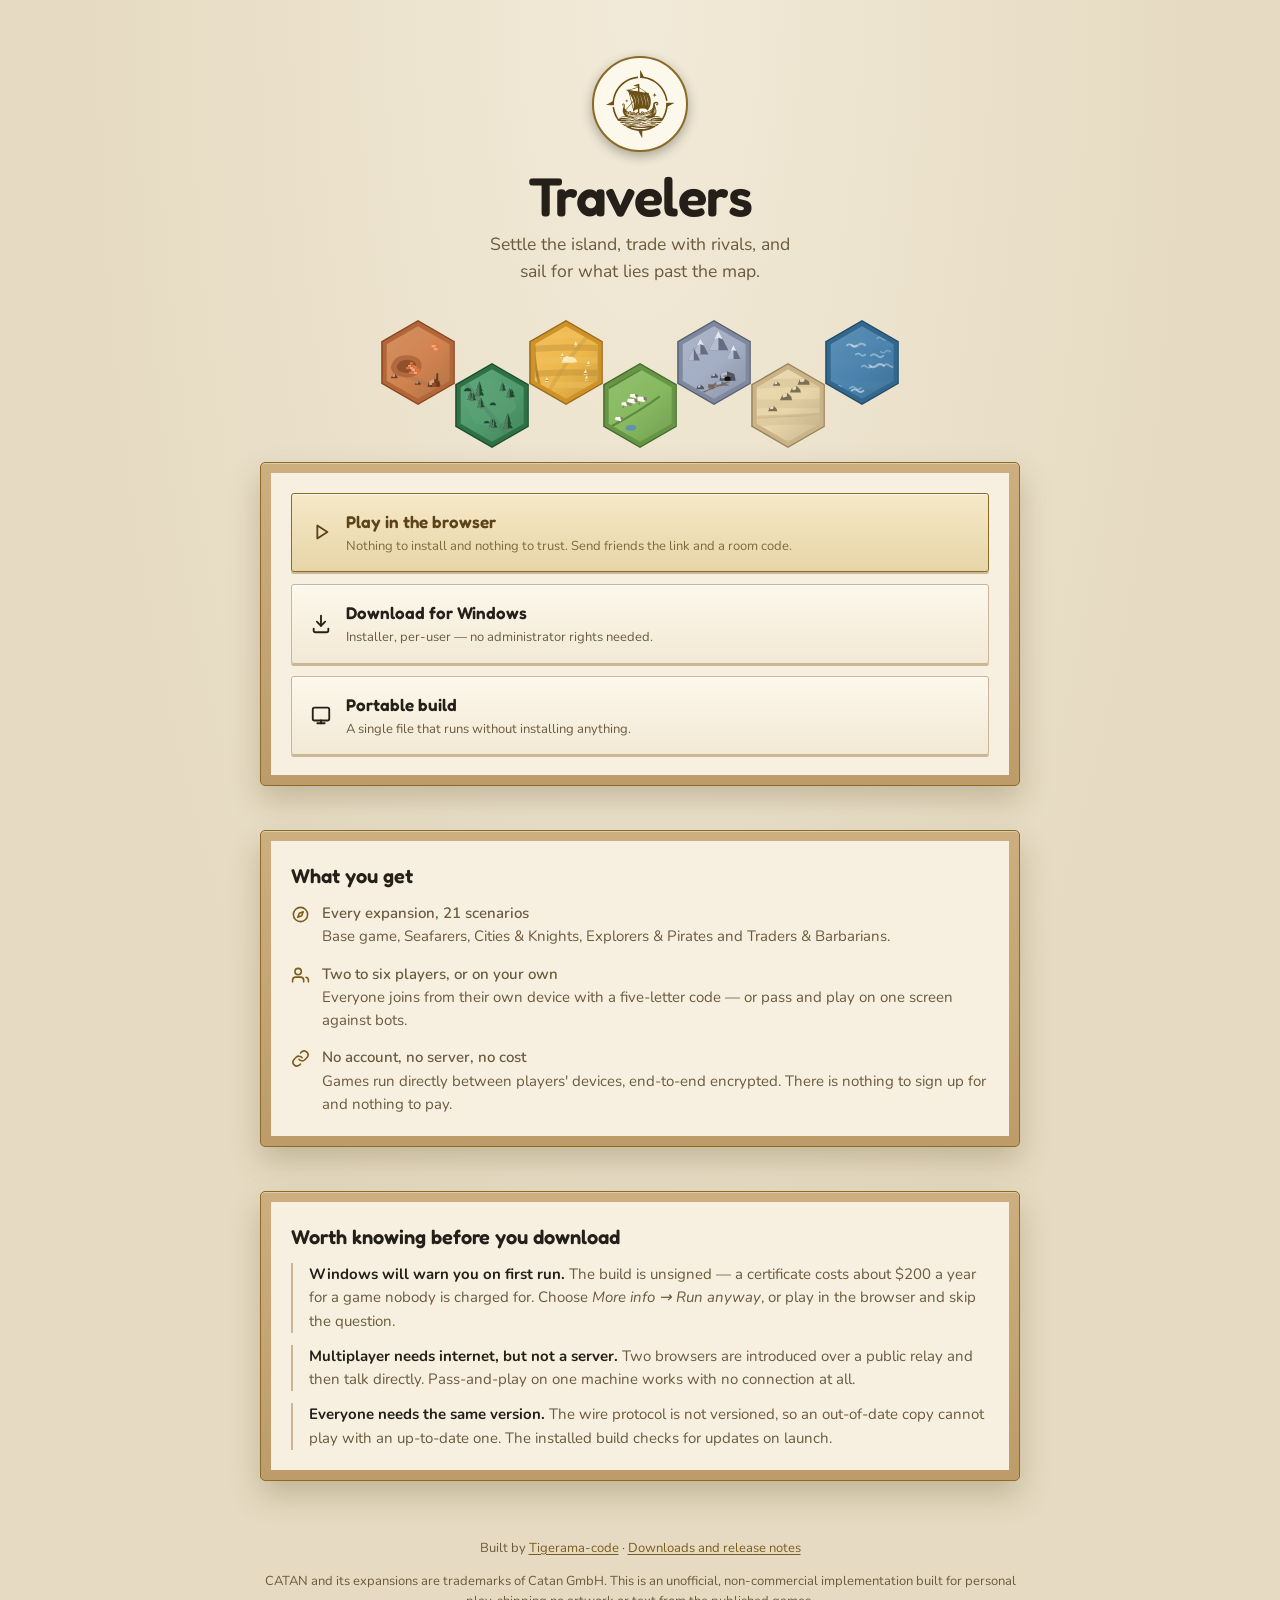
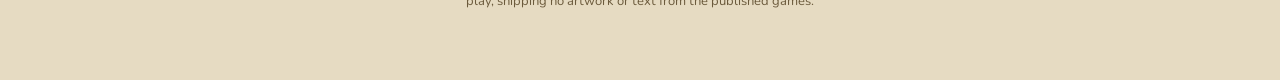
<file: landing/index.html>
<!doctype html>
<html lang="en">
  <head>
    <meta charset="utf-8" />
    <meta name="viewport" content="width=device-width, initial-scale=1, viewport-fit=cover" />
    <title>Travelers — settle the island, trade with rivals</title>
    <meta
      name="description"
      content="A peer-to-peer game of settlement and trade. Play free in the browser, or download it for Windows. No accounts, no server, nothing to pay for."
    />
    <!-- The mark on its own navy tile, because a tab bar's colour is not ours
         to choose. `mark.svg` is the same drawing without the tile, inked for
         the parchment medallion below. -->
    <link rel="icon" type="image/svg+xml" href="favicon.svg" />
    <meta name="color-scheme" content="dark light" />
    <meta name="theme-color" content="#0d1420" media="(prefers-color-scheme: dark)" />
    <meta name="theme-color" content="#e6dbc2" media="(prefers-color-scheme: light)" />

    <meta property="og:title" content="Travelers" />
    <meta
      property="og:description"
      content="Settle the island, trade with rivals, and sail for what lies past the map. Free in the browser, or download for Windows."
    />
    <meta property="og:type" content="website" />
    <meta property="og:url" content="https://tigerama-code.github.io/Travelers-Public/" />

    <link rel="preconnect" href="https://fonts.googleapis.com" />
    <link rel="preconnect" href="https://fonts.gstatic.com" crossorigin />
    <link
      href="https://fonts.googleapis.com/css2?family=Fredoka:wght@400;500;600;700&family=Nunito:wght@400;600;700&display=swap"
      rel="stylesheet"
    />

    <style>
      /*
       * The same material as the game: a leather binding holding a sunk paper
       * well, and brass-edged plaques that drop flush when pressed.
       *
       * Both tables ship, and which one you get is your device's own setting —
       * there is no toggle here. A landing page is a page you read once, and a
       * control that changes nothing about what you came for is a control worth
       * leaving out.
       */
      :root {
        color-scheme: dark;

        --page: #0d1420;
        --page-glow: #1c2c4c;
        --ink: #e8eef7;
        --ink-muted: #93a0b4;

        --leather: linear-gradient(180deg, #221b12, #181209);
        --leather-edge: #4a3a24;
        --well: #101828;
        --bind-inlay: 10px;
        --bind-shadow: 0 18px 40px rgba(0, 0, 0, 0.5);
        --bind-sheen: inset 0 1px 0 rgba(255, 255, 255, 0.06);

        --plaque: linear-gradient(180deg, #1c2233, #141a29);
        --plaque-edge: #3a2f22;
        --plaque-ink: #e8eef7;
        --plaque-sheen: inset 0 1px 0 rgba(255, 255, 255, 0.07);
        --plaque-stand: 0 2px 0 #090c14;
        --plaque-hover: rgba(255, 255, 255, 0.06);

        --brass: linear-gradient(180deg, #33291a, #211a10);
        --brass-edge: #c9a227;
        --brass-ink: #e8cf92;
        --brass-hover: rgba(201, 162, 39, 0.2);
        --brass-sheen: inset 0 1px 0 rgba(255, 255, 255, 0.16);

        --accent: #c9a227;
        --rule: #22304a;
        --medallion: #f2e7c9;
        --medallion-ink: #6b5117;
      }

      @media (prefers-color-scheme: light) {
        :root {
          color-scheme: light;

          --page: #e6dbc2;
          --page-glow: #f2ead8;
          --ink: #241f18;
          --ink-muted: #6b5a3c;

          --leather: linear-gradient(180deg, #cdae7f, #bd9c69);
          --leather-edge: #8a6a24;
          --well: #f7f0e0;
          --bind-shadow: 0 14px 30px rgba(90, 68, 30, 0.26);
          --bind-sheen: inset 0 1px 0 rgba(255, 255, 255, 0.35);

          --plaque: linear-gradient(180deg, #fdf8ec, #f2e9d5);
          --plaque-edge: #c8b696;
          --plaque-ink: #241f18;
          --plaque-sheen: inset 0 1px 0 rgba(255, 255, 255, 0.8);
          --plaque-stand: 0 2px 0 #cbb894;
          --plaque-hover: rgba(60, 46, 30, 0.06);

          --brass: linear-gradient(180deg, #f6e9c8, #e7d5a8);
          --brass-edge: #8a6a24;
          --brass-ink: #5c4318;
          --brass-hover: rgba(138, 106, 36, 0.2);
          --brass-sheen: inset 0 1px 0 rgba(255, 255, 255, 0.75);

          /* Brass as *text* has to go darker on paper: the #8a6a24 that makes a
             good rule is 3.7:1 against this page. This is 4.5:1. */
          --accent: #7a5c1c;
          --rule: #c8b696;
          --medallion: #fdf8ec;
        }
      }

      *,
      *::before,
      *::after {
        box-sizing: border-box;
      }

      body {
        margin: 0;
        padding: clamp(20px, 5vw, 56px) 20px calc(clamp(20px, 5vw, 56px) + env(safe-area-inset-bottom));
        font-family: 'Nunito', system-ui, -apple-system, sans-serif;
        font-size: 17px;
        line-height: 1.55;
        color: var(--ink);
        background:
          radial-gradient(ellipse at 50% 0%, var(--page-glow) 0%, var(--page) 60%),
          var(--page);
        -webkit-font-smoothing: antialiased;
      }

      main {
        max-width: 760px;
        margin: 0 auto;
        display: flex;
        flex-direction: column;
        gap: clamp(28px, 5vw, 44px);
      }

      /* --- the binding ------------------------------------------------- */

      .bind {
        padding: clamp(20px, 4vw, 30px);
        border: 1px solid var(--leather-edge);
        border-radius: 5px;
        box-shadow: var(--bind-shadow), var(--bind-sheen);
        background-image: linear-gradient(var(--well), var(--well)), var(--leather);
        background-repeat: no-repeat, no-repeat;
        background-position: var(--bind-inlay) var(--bind-inlay), 0 0;
        background-size:
          calc(100% - var(--bind-inlay) * 2) calc(100% - var(--bind-inlay) * 2),
          100% 100%;
      }

      /* --- masthead ----------------------------------------------------- */

      header {
        text-align: center;
        display: flex;
        flex-direction: column;
        align-items: center;
        gap: 6px;
      }

      .medallion {
        width: 96px;
        height: 96px;
        display: grid;
        place-items: center;
        border-radius: 999px;
        background: var(--medallion);
        border: 2px solid var(--brass-edge);
        box-shadow: var(--bind-sheen), 0 4px 12px rgba(0, 0, 0, 0.3);
        color: var(--medallion-ink);
      }

      .medallion svg {
        width: 70px;
        height: 70px;
        display: block;
      }

      h1 {
        margin: 10px 0 0;
        font-family: 'Fredoka', system-ui, sans-serif;
        font-weight: 600;
        font-size: clamp(2.6rem, 9vw, 3.4rem);
        line-height: 1.05;
        letter-spacing: -0.01em;
      }

      .tagline {
        margin: 0;
        max-width: 30ch;
        color: var(--ink-muted);
        font-size: clamp(1rem, 3.4vw, 1.1rem);
        text-wrap: pretty;
      }

      /* --- the tile band ------------------------------------------------ */

      /*
       * Seven tiles of the actual board, laid as they sit on it: a half-step
       * offset and a row pitch of three quarters, so the strip is a honeycomb
       * rather than a row of loose hexagons. Purely decorative, so it is hidden
       * from the accessibility tree and dropped entirely on narrow screens
       * where it would crowd the thing you came to press.
       */
      .band {
        display: flex;
        justify-content: center;
        gap: 0;
        margin: -10px 0 -30px;
        height: 128px;
      }

      .band img {
        width: 74px;
        height: 85px;
        display: block;
      }

      .band picture {
        display: block;
      }

      /* Half a tile down, and no gap: that is what makes hexes interlock rather
         than sit in a row with holes between them. */
      .band > :nth-child(even) {
        transform: translateY(43px);
      }

      @media (max-width: 560px) {
        .band {
          display: none;
        }
      }

      /* --- plaques ------------------------------------------------------ */

      .routes {
        display: flex;
        flex-direction: column;
        gap: 12px;
      }

      .plaque {
        display: flex;
        align-items: center;
        gap: 14px;
        padding: 15px 18px;
        min-height: 44px;
        border-radius: 3px;
        text-decoration: none;
        color: var(--plaque-ink);
        background: var(--plaque);
        border: 1px solid var(--plaque-edge);
        box-shadow: var(--plaque-sheen), var(--plaque-stand);
        transition:
          background 160ms cubic-bezier(0.2, 0.8, 0.3, 1),
          transform 110ms cubic-bezier(0.2, 0.8, 0.3, 1),
          box-shadow 110ms cubic-bezier(0.2, 0.8, 0.3, 1);
      }

      .plaque:hover {
        background: var(--plaque-hover);
      }

      /* The travel and the standing edge are the same two pixels, so it reads
         as one object moving rather than two things changing at once. */
      .plaque:active {
        transform: translateY(2px);
        box-shadow: var(--plaque-sheen);
      }

      .plaque--brass {
        color: var(--brass-ink);
        background: var(--brass);
        border-color: var(--brass-edge);
        box-shadow: var(--brass-sheen), var(--plaque-stand);
      }

      .plaque--brass:hover {
        background: var(--brass-hover);
      }

      .plaque--brass:active {
        box-shadow: var(--brass-sheen);
      }

      .plaque svg {
        flex: none;
        width: 22px;
        height: 22px;
      }

      .plaque__text {
        flex: 1;
        display: flex;
        flex-direction: column;
        gap: 1px;
        min-width: 0;
      }

      .plaque__name {
        font-family: 'Fredoka', system-ui, sans-serif;
        font-weight: 600;
        font-size: 1.0625rem;
      }

      .plaque__note {
        font-size: 0.8125rem;
        color: var(--ink-muted);
        text-wrap: pretty;
      }

      .plaque--brass .plaque__note {
        color: inherit;
        opacity: 0.75;
      }

      :where(a, button):focus-visible {
        outline: 2px solid var(--accent);
        outline-offset: 3px;
      }

      /* --- prose blocks -------------------------------------------------- */

      h2 {
        margin: 0 0 10px;
        font-family: 'Fredoka', system-ui, sans-serif;
        font-weight: 600;
        font-size: 1.25rem;
      }

      .facts {
        list-style: none;
        margin: 0;
        padding: 0;
        display: flex;
        flex-direction: column;
        gap: 14px;
      }

      .facts li {
        display: flex;
        gap: 12px;
        align-items: flex-start;
      }

      .facts svg {
        flex: none;
        width: 19px;
        height: 19px;
        margin-top: 3px;
        color: var(--accent);
      }

      .facts strong {
        display: block;
        font-weight: 600;
      }

      .facts span {
        color: var(--ink-muted);
        font-size: 0.9375rem;
      }

      .notes {
        margin: 0;
        padding: 0;
        list-style: none;
        display: flex;
        flex-direction: column;
        gap: 12px;
        font-size: 0.9375rem;
        color: var(--ink-muted);
      }

      .notes li {
        padding-left: 16px;
        border-left: 2px solid var(--rule);
        text-wrap: pretty;
      }

      .notes strong {
        color: var(--ink);
      }

      a {
        color: var(--accent);
        text-underline-offset: 2px;
      }

      footer {
        text-align: center;
        font-size: 0.8125rem;
        color: var(--ink-muted);
        text-wrap: pretty;
      }

      @media (prefers-reduced-motion: reduce) {
        * {
          transition: none !important;
        }
      }
    </style>
  </head>

  <body>
    <main>
      <header>
        <div class="medallion">
          <img src="mark.svg" alt="Travelers" width="70" height="70" />
        </div>
        <h1>Travelers</h1>
        <p class="tagline">Settle the island, trade with rivals, and sail for what lies past the map.</p>
      </header>

      <div class="band" aria-hidden="true">
        <picture>
          <source media="(prefers-color-scheme: light)" srcset="tiles/l-hills.svg" />
          <img src="tiles/d-hills.svg" alt="" width="74" height="85" />
        </picture>
        <picture>
          <source media="(prefers-color-scheme: light)" srcset="tiles/l-forest.svg" />
          <img src="tiles/d-forest.svg" alt="" width="74" height="85" />
        </picture>
        <picture>
          <source media="(prefers-color-scheme: light)" srcset="tiles/l-fields.svg" />
          <img src="tiles/d-fields.svg" alt="" width="74" height="85" />
        </picture>
        <picture>
          <source media="(prefers-color-scheme: light)" srcset="tiles/l-pasture.svg" />
          <img src="tiles/d-pasture.svg" alt="" width="74" height="85" />
        </picture>
        <picture>
          <source media="(prefers-color-scheme: light)" srcset="tiles/l-mountains.svg" />
          <img src="tiles/d-mountains.svg" alt="" width="74" height="85" />
        </picture>
        <picture>
          <source media="(prefers-color-scheme: light)" srcset="tiles/l-desert.svg" />
          <img src="tiles/d-desert.svg" alt="" width="74" height="85" />
        </picture>
        <picture>
          <source media="(prefers-color-scheme: light)" srcset="tiles/l-sea.svg" />
          <img src="tiles/d-sea.svg" alt="" width="74" height="85" />
        </picture>
      </div>  <section class="bind">
        <div class="routes">
          <a class="plaque plaque--brass" href="play/">
            <svg viewBox="0 0 24 24" fill="none" stroke="currentColor" stroke-width="2" stroke-linecap="round" stroke-linejoin="round" aria-hidden="true">
              <path d="M8 5v14l11-7z" />
            </svg>
            <span class="plaque__text">
              <span class="plaque__name">Play in the browser</span>
              <span class="plaque__note">Nothing to install and nothing to trust. Send friends the link and a room code.</span>
            </span>
          </a>

          <a
            class="plaque"
            href="https://github.com/Tigerama-code/Travelers-Public/releases/latest/download/Travelers-Setup.exe"
          >
            <svg viewBox="0 0 24 24" fill="none" stroke="currentColor" stroke-width="2" stroke-linecap="round" stroke-linejoin="round" aria-hidden="true">
              <path d="M12 3v11" />
              <path d="M7.5 9.5 12 14l4.5-4.5" />
              <path d="M4 17v2a2 2 0 0 0 2 2h12a2 2 0 0 0 2-2v-2" />
            </svg>
            <span class="plaque__text">
              <span class="plaque__name">Download for Windows</span>
              <span class="plaque__note">Installer, per-user — no administrator rights needed.</span>
            </span>
          </a>

          <a
            class="plaque"
            href="https://github.com/Tigerama-code/Travelers-Public/releases/latest/download/Travelers-portable.exe"
          >
            <svg viewBox="0 0 24 24" fill="none" stroke="currentColor" stroke-width="2" stroke-linecap="round" stroke-linejoin="round" aria-hidden="true">
              <rect x="3" y="4" width="18" height="14" rx="2" />
              <path d="M8 21h8" />
              <path d="M12 18v3" />
            </svg>
            <span class="plaque__text">
              <span class="plaque__name">Portable build</span>
              <span class="plaque__note">A single file that runs without installing anything.</span>
            </span>
          </a>
        </div>
      </section>

      <section class="bind">
        <h2>What you get</h2>
        <ul class="facts">
          <li>
            <svg viewBox="0 0 24 24" fill="none" stroke="currentColor" stroke-width="2" stroke-linecap="round" stroke-linejoin="round" aria-hidden="true">
              <path d="M12 21a9 9 0 1 0 0-18 9 9 0 0 0 0 18Z" />
              <path d="M15.5 8.5l-2 5-5 2 2-5 5-2Z" />
            </svg>
            <span>
              <strong>Every expansion, 21 scenarios</strong>
              Base game, Seafarers, Cities &amp; Knights, Explorers &amp; Pirates and Traders &amp; Barbarians.
            </span>
          </li>
          <li>
            <svg viewBox="0 0 24 24" fill="none" stroke="currentColor" stroke-width="2" stroke-linecap="round" stroke-linejoin="round" aria-hidden="true">
              <path d="M16 20v-2a4 4 0 0 0-4-4H6a4 4 0 0 0-4 4v2" />
              <circle cx="9" cy="7" r="4" />
              <path d="M22 20v-2a4 4 0 0 0-3-3.87" />
            </svg>
            <span>
              <strong>Two to six players, or on your own</strong>
              Everyone joins from their own device with a five-letter code — or pass and play on one screen against bots.
            </span>
          </li>
          <li>
            <svg viewBox="0 0 24 24" fill="none" stroke="currentColor" stroke-width="2" stroke-linecap="round" stroke-linejoin="round" aria-hidden="true">
              <path d="M10 13a5 5 0 0 0 7.5.5l3-3a5 5 0 0 0-7-7l-1.5 1.5" />
              <path d="M14 11a5 5 0 0 0-7.5-.5l-3 3a5 5 0 0 0 7 7l1.5-1.5" />
            </svg>
            <span>
              <strong>No account, no server, no cost</strong>
              Games run directly between players' devices, end-to-end encrypted. There is nothing to sign up for and nothing to pay.
            </span>
          </li>
        </ul>
      </section>

      <section class="bind">
        <h2>Worth knowing before you download</h2>
        <ul class="notes">
          <li>
            <strong>Windows will warn you on first run.</strong> The build is unsigned — a certificate costs about $200 a year for
            a game nobody is charged for. Choose <em>More info → Run anyway</em>, or play in the browser and skip the question.
          </li>
          <li>
            <strong>Multiplayer needs internet, but not a server.</strong> Two browsers are introduced over a public relay and then
            talk directly. Pass-and-play on one machine works with no connection at all.
          </li>
          <li>
            <strong>Everyone needs the same version.</strong> The wire protocol is not versioned, so an out-of-date copy cannot play
            with an up-to-date one. The installed build checks for updates on launch.
          </li>
        </ul>
      </section>

      <footer>
        <p>
          Built by <a href="https://github.com/Tigerama-code">Tigerama-code</a> ·
          <a href="https://github.com/Tigerama-code/Travelers-Public">Downloads and release notes</a>
        </p>
        <p>
          CATAN and its expansions are trademarks of Catan GmbH. This is an unofficial, non-commercial implementation built for
          personal play, shipping no artwork or text from the published games.
        </p>
      </footer>
    </main>
  </body>
</html>
</file>
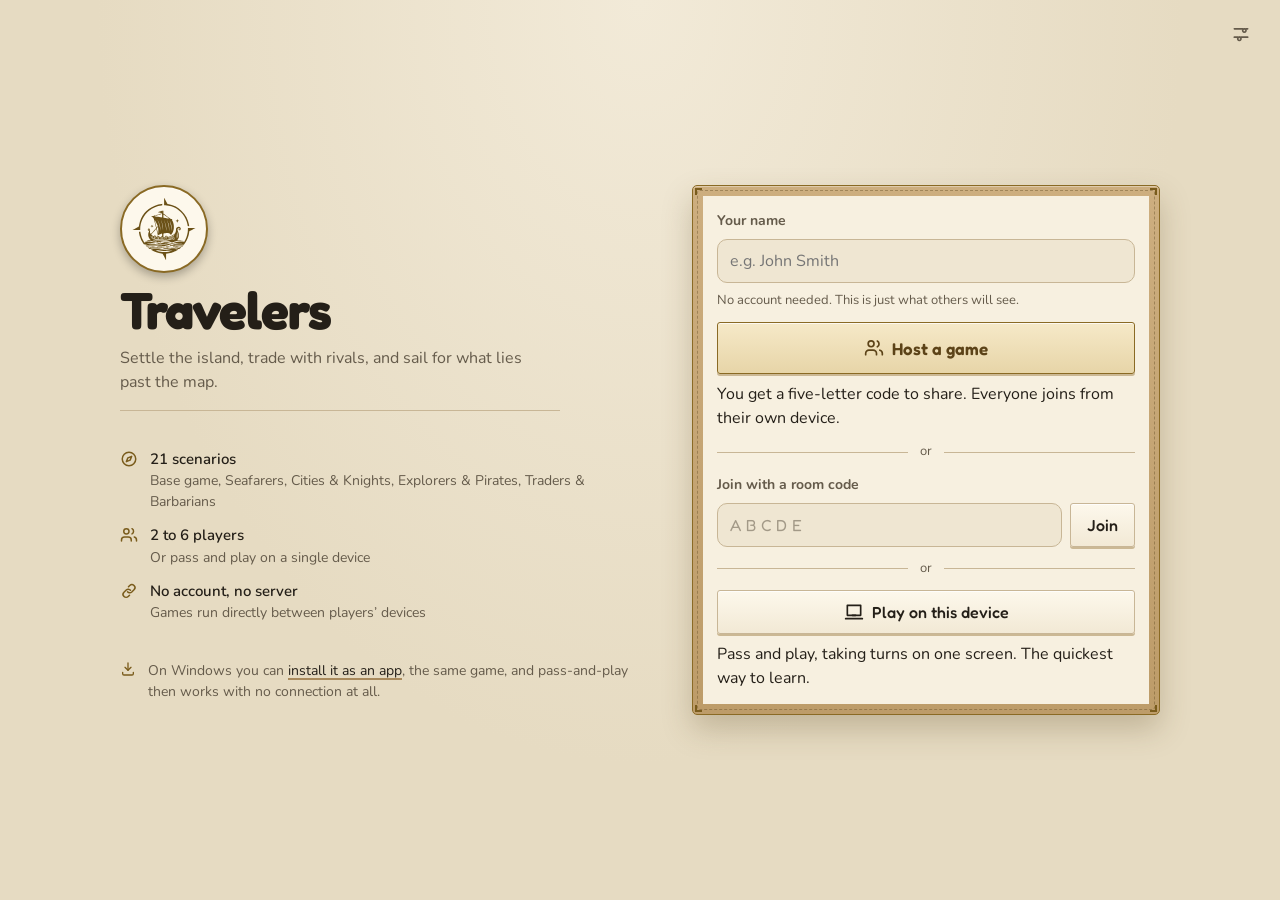
<file: site/index.html>
<!doctype html>
<html lang="en">
  <head>
    <meta charset="UTF-8" />
    <meta name="viewport" content="width=device-width, initial-scale=1.0, viewport-fit=cover" />
    <meta name="description" content="Travelers, a peer-to-peer game of settlement and trade. Host a room, share the code, play with friends. No accounts, no servers." />
    <!--
      The parchment table, which is what the game opens on. A player who has
      switched to the lamplit one gets both of these rewritten before the first
      paint, see setPalette in src/ui/display.ts, so this is the default rather
      than a fixed answer.
    -->
    <meta name="color-scheme" content="light" />
    <meta name="theme-color" content="#e6dbc2" />
    <title>Travelers</title>
    <!--
      The longship, generated from src/ui/brand.ts by `npm run brand`.

      A file rather than an inline data URI: the mark now carries water and
      a shield row, and spelling that out in percent-encoding put 2.3 kB of
      unreadable string in the head of every page.

      The path is relative because the desktop shell loads this over file://,
      where a leading slash resolves to the drive root instead.
    -->
    <link rel="icon" type="image/svg+xml" href="./mark.svg" />
    <script type="module" crossorigin src="./assets/index-BB8Jqejh.js"></script>
    <link rel="stylesheet" crossorigin href="./assets/index-OgLYx-wJ.css">
  </head>
  <body>
    <div id="app" aria-live="polite"></div>
    <div id="modal-root"></div>
    <div id="toast-root" role="status" aria-live="assertive"></div>
  </body>
</html>
</file>
<file: site/assets/index-OgLYx-wJ.css>
@font-face{font-family:Fredoka Variable;font-style:normal;font-display:swap;font-weight:300 700;src:url(./fredoka-latin-wght-normal-DM6njrJ3.woff2)format("woff2-variations");unicode-range:U+??,U+131,U+152-153,U+2BB-2BC,U+2C6,U+2DA,U+2DC,U+304,U+308,U+329,U+2000-206F,U+20AC,U+2122,U+2191,U+2193,U+2212,U+2215,U+FEFF,U+FFFD}@font-face{font-family:Fredoka Variable;font-style:normal;font-display:swap;font-weight:300 700;src:url(./fredoka-latin-ext-wght-normal-CYrqKuxd.woff2)format("woff2-variations");unicode-range:U+100-2BA,U+2BD-2C5,U+2C7-2CC,U+2CE-2D7,U+2DD-2FF,U+304,U+308,U+329,U+1D00-1DBF,U+1E00-1E9F,U+1EF2-1EFF,U+2020,U+20A0-20AB,U+20AD-20C0,U+2113,U+2C60-2C7F,U+A720-A7FF}@font-face{font-family:Nunito Variable;font-style:normal;font-display:swap;font-weight:200 1000;src:url(./nunito-latin-wght-normal-BzFMHfZw.woff2)format("woff2-variations");unicode-range:U+??,U+131,U+152-153,U+2BB-2BC,U+2C6,U+2DA,U+2DC,U+304,U+308,U+329,U+2000-206F,U+20AC,U+2122,U+2191,U+2193,U+2212,U+2215,U+FEFF,U+FFFD}@font-face{font-family:Nunito Variable;font-style:normal;font-display:swap;font-weight:200 1000;src:url(./nunito-latin-ext-wght-normal-CXYtwYOx.woff2)format("woff2-variations");unicode-range:U+100-2BA,U+2BD-2C5,U+2C7-2CC,U+2CE-2D7,U+2DD-2FF,U+304,U+308,U+329,U+1D00-1DBF,U+1E00-1E9F,U+1EF2-1EFF,U+2020,U+20A0-20AB,U+20AD-20C0,U+2113,U+2C60-2C7F,U+A720-A7FF}:root{--color-primary:#c9a227;--color-primary-bright:#e8cf92;--color-primary-dim:#7a5c1c;--color-on-primary:#1a1206;--color-accent:#c9a227;--color-accent-bright:#e8cf92;--place:#f8fafcb8;--place-line:#080c148c;--place-live:#f8fafc;--color-gold:#f0b429;--gold-coin:#b8860b;--color-background:#0b1220;--color-surface:#131c2e;--color-surface-raised:#1b2740;--color-foreground:#f8fafc;--color-muted-fg:#94a3b8;--color-muted:#0e1728;--color-border:#ffffff1a;--color-border-strong:#ffffff38;--color-destructive:#f04438;--color-ring:#c9a227;--color-soft-fg:#cbd5e1;--panel-tint:#ffffff08;--well-sunk:#00000038;--swatch-ring:#fff9;--stripe-edge:#fff9;--switch-track:#0c0905;--switch-rim:#c9a227b3;--switch-rim-hover:#c9a227;--switch-lip:#ffffff0f;--switch-knob:#e4cf96;--switch-knob-edge:#8a6a24;--switch-on:#f2cf63;--switch-off:#8f7d5e;--switch-glow:#f2cf638c;--switch-track-on:#5a4720;--page-glow:#1c2c4c;--board-glow:#14532d22;--hover-fill:#2a3a5c;--color-destructive-fg:#fca5a5;--want-ink:#4ade80;--give-ink:#fca5a5;--alarm-ink:#fca5a5;--die-red-face:#fecaca;--terrain-hills:#c76c3c;--terrain-hills-edge:#76371c;--terrain-forest:#35855a;--terrain-forest-edge:#113c25;--terrain-pasture:#5f9e4a;--terrain-pasture-edge:#305221;--terrain-fields:#e0a52e;--terrain-fields-edge:#835711;--terrain-mountains:#8b95ad;--terrain-mountains-edge:#434a5b;--terrain-desert:#ddc797;--terrain-desert-edge:#8c764e;--terrain-sea:#1a5280;--terrain-sea-edge:#0b2a43;--terrain-gold:#f0c24a;--terrain-gold-edge:#8f6a19;--terrain-fog:#2c3547;--terrain-fog-edge:#161c27;--terrain-hills-rim:#a3512b;--terrain-forest-rim:#215f3b;--terrain-pasture-rim:#487b36;--terrain-fields-rim:#ba811b;--terrain-mountains-rim:#687185;--terrain-lake:#245f74;--terrain-lake-edge:#0e2934;--terrain-swamp:#4c5b3c;--terrain-swamp-edge:#1e2518;--terrain-oasis:#d9c08a;--terrain-oasis-edge:#6f5f3e;--terrain-quarry:#9a9083;--terrain-quarry-edge:#423d37;--terrain-glassworks:#7a6a52;--terrain-glassworks-edge:#332c1f;--terrain-council:#5a5f6e;--terrain-council-edge:#25272f;--terrain-castle:#b08a4e;--terrain-castle-edge:#503c1e;--terrain-spice-village:#9a5f38;--terrain-spice-village-edge:#4a2c17;--terrain-fish-shoal:#2a7480;--terrain-fish-shoal-edge:#0f3038;--chit-face:#f2e7c9;--chit-ink:#241f18;--chit-ink-hot:#9d2323;--chit-edge:#00000080;--favour-ring:#e8cf92;--favour-ring-halo:#00000073;--harbor-goods-ink:#93a0b4;--timber:#8a5f38;--timber-light:#a87c4c;--timber-dark:#3f2a16;--tile-label-ink:#ffffffd1;--tile-label-halo:#060a12b3;--card-bar:#060a12f0;--card-bar-ink:#e8eef7;--slip:#f4ead3;--slip-ink:#3a2f22;--slip-award:#f6e6bd;--slip-mark-edge:#3a2f229e;--commodity-paper:#2f4a3c;--commodity-paper-edge:#f0ecde8c;--commodity-paper-ink:#e8e2cf;--commodity-cloth:#6d5a1f;--commodity-cloth-edge:#f0ecde8c;--commodity-cloth-ink:#f4e6b8;--commodity-coin:#3f4757;--commodity-coin-edge:#f0ecde8c;--commodity-coin-ink:#e4ebf6;--leather:linear-gradient(180deg, #221b12, #181209);--leather-edge:#4a3a24;--well:#101828;--bind-inlay:10px;--bind-shadow:0 18px 40px #00000080;--bind-sheen:inset 0 1px 0 #ffffff0f;--inlay:#c9a2274d;--plaque:linear-gradient(180deg, #1c2233, #141a29);--plaque-edge:#00000080;--plaque-ink:#e8eef7;--plaque-sheen:inset 0 1px 0 #ffffff12;--plaque-stand:0 2px 0 #090c14;--plaque-hover:#ffffff0f;--brass:linear-gradient(180deg, #33291a, #211a10);--brass-edge:#c9a227;--brass-ink:#e8cf92;--brass-sheen:inset 0 1px 0 #ffffff29;--brass-hover:#c9a22733;--medallion:#f2e7c9;--medallion-ink:#6b5117;--plaque-knight-face:linear-gradient(160deg, #2f4468, #18233a);--plaque-knight-head:#3f588a;--plaque-knight-ink:#eef2fa;--plaque-action-face:linear-gradient(160deg, #26344f, #161f33);--plaque-action-head:#33456a;--plaque-action-ink:#e8ecf6;--plaque-point-face:linear-gradient(160deg, #7d6320, #4b3a0e);--plaque-point-head:#a8862c;--plaque-point-ink:#f6e4ad;--prog-face:#1a2233;--prog-plate:#111a2b;--prog-edge:#ffffff29;--prog-ink:#f1f5f9;--prog-dim:#93a0b4;--prog-pip-off:#ffffff29;--suit-trade:#b98a2e;--suit-trade-ink:#1c1408;--suit-trade-line:#eed49a;--suit-politics:#6f97c9;--suit-politics-ink:#0a141f;--suit-politics-line:#bcdcf5;--suit-science:#5e9a64;--suit-science-ink:#0a170c;--suit-science-line:#c6e6c8;--res-brick:#c1440e;--res-lumber:#1b5e20;--res-wool:#7cb342;--res-grain:#e5a50a;--res-ore:#78909c;--player-red:#e23b3b;--player-blue:#3b82f6;--player-white:#f1f5f9;--player-orange:#f97316;--player-green:#06b6a4;--player-brown:#a16207;--player-pink:#ff8ee0;--player-yellow:#facc15;--space-1:4px;--space-2:8px;--space-3:12px;--space-4:16px;--space-5:24px;--radius-sm:6px;--radius:10px;--radius-lg:16px;--radius-full:999px;--shadow-sm:0 1px 2px #0006;--shadow:0 4px 12px #00000073;--shadow-lg:0 12px 32px #0000008c;--font-display:"Fredoka Variable", system-ui, sans-serif;--font-body:"Nunito Variable", system-ui, -apple-system, sans-serif;--duration-fast:.12s;--duration:.2s;--duration-slow:.32s;--ease:cubic-bezier(.2, .8, .3, 1);--duration-switch:.26s;--ease-switch:cubic-bezier(.45, 0, .2, 1)}:root:not([data-palette=lamplight]){--color-primary:#7a5c1c;--color-primary-bright:#5c4318;--color-primary-dim:#a98a5c;--color-on-primary:#fdfaf0;--color-accent:#7a5c1c;--color-accent-bright:#5c4318;--place:#231e169e;--place-line:#fdfaf0a8;--place-live:#241f18;--color-gold:#6f5419;--gold-coin:#b8860b;--color-background:#e6dbc2;--color-surface:#fdf8ec;--color-surface-raised:#fdf8ec;--color-foreground:#241f18;--color-muted-fg:#655b4b;--color-muted:#efe6d2;--color-border:#c8b696;--color-border-strong:#a4906c;--color-destructive:#a32118;--color-ring:#7a5c1c;--color-soft-fg:#3a3227;--panel-tint:#3c2e1e0b;--well-sunk:#3c2e1e17;--swatch-ring:#3c2e1e73;--stripe-edge:#3c2e1e9e;--switch-track:#3b2c19;--switch-rim:#241a0e;--switch-rim-hover:#8a6a24;--switch-lip:#ffffffb3;--switch-knob:#f6ead0;--switch-knob-edge:#8a6a24;--switch-on:#f0c95a;--switch-off:#b39d78;--switch-glow:#f0c95a80;--switch-track-on:#74572a;--page-glow:#f2ead8;--board-glow:#3c2e1e12;--hover-fill:#efe2c8;--color-destructive-fg:#a32118;--want-ink:#2d6a2e;--give-ink:#a32118;--alarm-ink:#a32118;--die-red-face:#f7d4cf;--terrain-hills:#d08350;--terrain-hills-edge:#884622;--terrain-forest:#4f9b6d;--terrain-forest-edge:#1a4c2e;--terrain-pasture:#86b95f;--terrain-pasture-edge:#446a2d;--terrain-fields:#eeb84a;--terrain-fields-edge:#986818;--terrain-mountains:#a3adc3;--terrain-mountains-edge:#575f72;--terrain-desert:#e8d5a8;--terrain-desert-edge:#98835d;--terrain-sea:#4a83ad;--terrain-sea-edge:#224c6b;--terrain-gold:#f5d06a;--terrain-gold-edge:#9e7920;--terrain-fog:#d8d2c4;--terrain-fog-edge:#9c9483;--terrain-hills-rim:#b36738;--terrain-forest-rim:#2e7147;--terrain-pasture-rim:#669645;--terrain-fields-rim:#ce9229;--terrain-mountains-rim:#7e889e;--terrain-lake:#5896a8;--terrain-lake-edge:#254b57;--terrain-swamp:#6d7c52;--terrain-swamp-edge:#2f3725;--terrain-oasis:#e7d3a4;--terrain-oasis-edge:#7a6c49;--terrain-quarry:#b8ae9d;--terrain-quarry-edge:#564f44;--terrain-glassworks:#a29074;--terrain-glassworks-edge:#4a4133;--terrain-council:#8f93a1;--terrain-council-edge:#3e4049;--terrain-castle:#c9a468;--terrain-castle-edge:#604d2c;--terrain-spice-village:#c08a5c;--terrain-spice-village-edge:#5c3a20;--terrain-fish-shoal:#5fa3ad;--terrain-fish-shoal-edge:#22525c;--chit-face:#fdf8ec;--chit-ink:#241f18;--chit-ink-hot:#9d2323;--chit-edge:#3c2e1e6b;--favour-ring:#5c4318;--favour-ring-halo:#fdf8ec;--harbor-goods-ink:#695942;--timber:#a8794a;--timber-light:#c79a68;--timber-dark:#5d3f22;--tile-label-ink:#241f18;--tile-label-halo:#fdfaf0d9;--card-bar:#fdfaf0f0;--card-bar-ink:#241f18;--slip:#fdfaf1;--slip-ink:#3a2f22;--slip-award:#fdf3d4;--slip-mark-edge:#3a2f229e;--commodity-paper:#dfe7d8;--commodity-paper-edge:#5f7355;--commodity-paper-ink:#3d4a38;--commodity-cloth:#f2e3b4;--commodity-cloth-edge:#8d7325;--commodity-cloth-ink:#5a4712;--commodity-coin:#dfe3ea;--commodity-coin-edge:#5c6478;--commodity-coin-ink:#39404e;--plaque-edge:#c8b696;--plaque-knight-face:linear-gradient(160deg, #dde2ee, #bfc7dc);--plaque-knight-head:#a3aec8;--plaque-knight-ink:#232a3c;--plaque-action-face:linear-gradient(160deg, #e6e0d1, #cfc7b3);--plaque-action-head:#b3ab97;--plaque-action-ink:#2a2c33;--plaque-point-face:linear-gradient(160deg, #f0dfa8, #d8bd6e);--plaque-point-head:#b9922f;--plaque-point-ink:#4a3a0d;--leather:linear-gradient(180deg, #cdae7f, #bd9c69);--leather-edge:#8a6a24;--well:#f7f0e0;--bind-shadow:0 14px 30px #5a441e42;--bind-sheen:inset 0 1px 0 #ffffff59;--inlay:#5a441e61;--plaque:linear-gradient(180deg, #fdf8ec, #f2e9d5);--plaque-ink:#241f18;--plaque-sheen:inset 0 1px 0 #fffc;--plaque-stand:0 2px 0 #cbb894;--plaque-hover:#3c2e1e0f;--brass:linear-gradient(180deg, #f6e9c8, #e7d5a8);--brass-edge:#8a6a24;--brass-ink:#5c4318;--brass-sheen:inset 0 1px 0 #ffffffbf;--brass-hover:#8a6a2433;--medallion:#fdf8ec;--medallion-ink:#6b5117;--prog-face:#fdf8ec;--prog-plate:#f2e8d3;--prog-edge:#c8b696;--prog-ink:#241f18;--prog-dim:#7d6a4e;--prog-pip-off:#d8cbb2;--suit-trade:#e0c179;--suit-trade-ink:#3a2c12;--suit-trade-line:#8a6a24;--suit-politics:#a2c0da;--suit-politics-ink:#142433;--suit-politics-line:#3b6288;--suit-science:#a8c8a5;--suit-science-ink:#162a17;--suit-science-line:#3f6b42;--shadow-sm:0 1px 2px #3c2e1e3d;--shadow:0 4px 12px #3c2e1e38;--shadow-lg:0 12px 32px #3c2e1e42}*,:before,:after{box-sizing:border-box}*{margin:0}html,body{height:100%}body{font-family:var(--font-body);color:var(--color-foreground);background:radial-gradient(ellipse at 50% 0%, var(--page-glow) 0%, var(--color-background) 60%), var(--color-background);-webkit-font-smoothing:antialiased;font-size:16px;line-height:1.5;overflow:hidden}h1,h2,h3,h4{font-family:var(--font-display);font-weight:600;line-height:1.2}button{font:inherit;cursor:pointer;color:inherit;background:0 0;border:none}button:disabled{cursor:not-allowed}input{font:inherit;color:inherit}input[type=checkbox]{appearance:none;border:1px solid var(--switch-rim);border-radius:var(--radius-full);background-color:var(--switch-track);background-image:linear-gradient(180deg, #00000059, #0000 70%), linear-gradient(var(--switch-off), var(--switch-off));width:46px;height:26px;box-shadow:inset 0 2px 4px #0000008c, 0 1px 0 var(--switch-lip);cursor:pointer;vertical-align:middle;transition:background-color var(--duration-switch) var(--ease-switch), border-color var(--duration-fast) var(--ease);background-position:0 0,right 7px center;background-repeat:no-repeat;background-size:100% 100%,9px 3px;flex:none;margin:0;position:relative}input[type=checkbox]:checked{background-color:var(--switch-track-on)}input[type=checkbox]:after{content:"";z-index:1;border:1px solid var(--switch-knob-edge);background:radial-gradient(circle at 35% 30%, #ffffffbf, #fff0 60%), var(--switch-knob);width:20px;height:20px;transition:transform var(--duration-switch) var(--ease-switch);will-change:transform;border-radius:50%;position:absolute;top:2px;left:2px;transform:translate(0);box-shadow:0 2px 3px #00000080,inset 0 -2px 2px #0000002e}input[type=checkbox]:checked:after{transform:translate(20px)}input[type=checkbox]:before{content:"";border:2px solid var(--switch-on);opacity:.35;width:10px;height:10px;transition:opacity var(--duration-switch) var(--ease-switch), box-shadow var(--duration-switch) var(--ease-switch);border-radius:50%;margin-top:-5px;position:absolute;top:50%;left:6px}input[type=checkbox]:checked:before{opacity:1;box-shadow:0 0 6px var(--switch-glow), inset 0 0 3px var(--switch-glow)}input[type=checkbox].switch--was-on,input[type=checkbox].switch--was-on:after,input[type=checkbox].switch--was-on:before,input[type=checkbox].switch--was-off,input[type=checkbox].switch--was-off:after,input[type=checkbox].switch--was-off:before{transition:none}input[type=checkbox].switch--was-on{background-color:var(--switch-track-on)}input[type=checkbox].switch--was-on:after{transform:translate(20px)}input[type=checkbox].switch--was-on:before{opacity:1;box-shadow:0 0 6px var(--switch-glow), inset 0 0 3px var(--switch-glow)}input[type=checkbox].switch--was-off{background-color:var(--switch-track)}input[type=checkbox].switch--was-off:after{transform:translate(0)}input[type=checkbox].switch--was-off:before{opacity:.35;box-shadow:none}input[type=checkbox]:hover:not(:disabled){border-color:var(--switch-rim-hover)}input[type=checkbox]:focus-visible{border-radius:var(--radius-full)}input[type=checkbox]:disabled{cursor:not-allowed;opacity:.45}@media (forced-colors:active){input[type=checkbox]{box-shadow:none;background:buttonface;border-color:buttontext}input[type=checkbox]:not(:checked):before{opacity:1;background:buttontext;border:0;border-radius:2px;width:9px;height:3px;margin-top:-1.5px;left:auto;right:7px}input[type=checkbox]:after{box-shadow:none;background:buttontext;border-color:buttontext}input[type=checkbox]:checked{background:highlight;border-color:highlight}input[type=checkbox]:checked:after{background:highlighttext;border-color:highlighttext}input[type=checkbox]:checked:before{box-shadow:none;opacity:1;border-color:highlighttext}}.options{gap:var(--space-1);flex-direction:column;display:flex}.option{align-items:center;gap:var(--space-2);min-height:32px;display:flex}.option .option__label{align-items:center;gap:var(--space-2);min-width:0;font-size:inherit;color:var(--color-foreground);cursor:pointer;font-weight:400;display:inline-flex}.option .option__label:has(input:disabled){color:var(--color-muted-fg);cursor:not-allowed}.info,.picker__help{border:1px solid var(--color-border-strong);width:22px;height:22px;color:var(--color-muted-fg);font-family:var(--font-display);cursor:pointer;transition:opacity .12s var(--ease), color .12s var(--ease), border-color .12s var(--ease);background:0 0;border-radius:50%;flex:none;place-items:center;padding:0;font-size:.8125rem;font-style:normal;font-weight:700;line-height:1;display:grid}.info:hover,.info:focus-visible,.info[aria-expanded=true]{color:var(--color-primary);border-color:var(--color-primary)}.info:focus-visible{outline:2px solid var(--color-primary);outline-offset:2px;border-radius:50%}.info-wrap{display:inline-flex}.info__tip{z-index:60;width:max-content;max-width:min(280px,100vw - 16px);padding:var(--space-2) var(--space-3);border-radius:var(--radius-sm);border:1px solid var(--color-border-strong);background:var(--color-surface-raised);box-shadow:var(--shadow);color:var(--color-foreground);text-align:left;white-space:normal;pointer-events:none;font-size:.8125rem;font-weight:400;line-height:1.45;position:fixed}.info__tip[hidden]{display:none}:focus-visible{outline:3px solid var(--color-ring);outline-offset:2px;border-radius:var(--radius-sm)}@media (prefers-reduced-motion:reduce){*,:before,:after{transition-duration:.01ms!important;animation-duration:.01ms!important;animation-iteration-count:1!important}}#app{height:100%}.btn{justify-content:center;align-items:center;gap:var(--space-2);min-height:44px;padding:0 var(--space-4);font-family:var(--font-display);color:var(--plaque-ink);background:var(--plaque);border:1px solid var(--plaque-edge);box-shadow:var(--plaque-sheen), var(--plaque-stand);transition:background var(--duration) var(--ease), border-color var(--duration) var(--ease), transform var(--duration-fast) var(--ease), box-shadow var(--duration-fast) var(--ease);border-radius:3px;font-weight:500;display:inline-flex}.btn:active:not(:disabled){box-shadow:var(--plaque-sheen);transform:translateY(2px)}.btn:hover:not(:disabled){background:var(--plaque-hover);border-color:var(--color-border-strong)}.btn:active:not(:disabled){transform:translateY(1px)}.btn:disabled{opacity:.45}.btn--primary,.btn--accent{background:var(--brass);border-color:var(--brass-edge);color:var(--brass-ink);box-shadow:var(--brass-sheen), var(--plaque-stand)}.btn--primary:hover:not(:disabled),.btn--accent:hover:not(:disabled){background:var(--brass-hover)}.btn--primary:active:not(:disabled),.btn--accent:active:not(:disabled){box-shadow:var(--brass-sheen)}.btn--accent{font-weight:600}.btn--ghost{box-shadow:none;color:var(--color-muted-fg);background:0 0;border-color:#0000}.btn--ghost:hover:not(:disabled){background:var(--plaque-hover);border-color:var(--plaque-edge);color:var(--color-foreground)}.btn--ghost:active:not(:disabled){transform:none}.btn--danger{background:var(--color-destructive);border-color:#ef4444}.btn--lg{min-height:52px;font-size:1.0625rem;font-weight:600}.btn--sm{min-height:34px;padding:0 var(--space-3);font-size:.875rem}.btn--turn{min-width:calc(11ch + var(--space-4) * 2)}.btn .icon{flex:none;width:20px;height:20px}@media (pointer:coarse){.btn--sm{min-height:44px}}.bind,.card,.modal,.panel{border:1px solid var(--leather-edge);box-shadow:var(--bind-shadow), var(--bind-sheen);background-image:linear-gradient(var(--well), var(--well)), var(--leather);background-repeat:no-repeat,no-repeat;background-position:var(--bind-inlay) var(--bind-inlay), 0 0;background-size:calc(100% - var(--bind-inlay) * 2) calc(100% - var(--bind-inlay) * 2), 100% 100%;border-radius:5px}.card,.modal{position:relative}.card:before,.modal:before{content:"";border:1px dashed var(--inlay);pointer-events:none;border-radius:3px;position:absolute;inset:4px}.card:after,.modal:after{content:"";pointer-events:none;--bracket:linear-gradient(var(--color-primary), var(--color-primary));background-image:var(--bracket), var(--bracket), var(--bracket), var(--bracket), var(--bracket), var(--bracket), var(--bracket), var(--bracket);background-position:0 0,0 0,100% 0,100% 0,0 100%,0 100%,100% 100%,100% 100%;background-repeat:no-repeat;background-size:7px 2px,2px 7px,7px 2px,2px 7px,7px 2px,2px 7px,7px 2px,2px 7px;position:absolute;inset:2px}.card{padding:var(--space-5)}.field{gap:var(--space-2);flex-direction:column;display:flex}.field label{color:var(--color-muted-fg);font-size:.875rem;font-weight:700}.field input:not([type=checkbox]){min-height:44px;padding:0 var(--space-3);background:var(--color-muted);border:1px solid var(--color-border);border-radius:var(--radius)}.field input:not([type=checkbox]):focus{border-color:var(--color-ring)}.field .hint{color:var(--color-muted-fg);font-size:.8125rem}.field__fixed{min-height:44px;padding:0 var(--space-3);color:var(--color-muted-fg);border:1px dashed var(--color-border);border-radius:var(--radius);align-items:center;display:flex}.field .error{color:var(--color-destructive-fg);font-size:.8125rem}.screen-centered{height:100%;padding:var(--space-5);place-items:center;display:grid;overflow-y:auto}.home{align-items:start;column-gap:64px;row-gap:var(--space-5);grid-template-columns:minmax(0,1fr) 468px;grid-template-areas:"brand actions""facts actions""note actions";width:min(1040px,100%);display:grid}.home__brand{justify-items:start;gap:var(--space-2);padding-bottom:var(--space-4);border-bottom:1px solid var(--color-border);grid-area:brand;max-width:440px;display:grid}.home__facts{grid-area:facts}.home__download{grid-area:note}.home__actions{grid-area:actions;align-self:center}.sheet{gap:var(--space-4);flex-direction:column;width:min(920px,100%);display:flex}.sheet--notice{width:min(520px,100%)}.local{gap:var(--space-4);flex-direction:column;width:min(1180px,100%);display:flex}.local__head{align-items:baseline;gap:var(--space-4);flex-wrap:wrap;display:flex}.local__head h2{white-space:nowrap;margin:0}.local__head p{margin:0;font-size:.9375rem}.local__rule{background:var(--color-border);height:1px}.local__body{grid-template-columns:minmax(0,1fr) 392px;align-items:start;gap:28px;display:grid}.local__scenario{min-width:0}.local__side{gap:var(--space-4);flex-direction:column;min-width:0;display:flex}.local__actions{gap:var(--space-2);flex-wrap:wrap;align-items:center;display:flex}.local__actions .btn--primary{flex:1;min-width:200px}@media (max-width:980px){.local{width:min(720px,100%)}.local__body{grid-template-columns:minmax(0,1fr)}}@media (max-width:900px){.home{grid-template-columns:minmax(0,1fr);grid-template-areas:"brand""actions""facts""note";width:min(560px,100%)}.home__brand{text-align:center;border-bottom:0;justify-items:center;max-width:none;padding-bottom:0}.home__tagline{margin-inline:auto}}.medallion{border-radius:var(--radius-full);background:var(--medallion);border:2px solid var(--brass-edge);width:88px;height:88px;box-shadow:var(--bind-sheen), 0 4px 10px #00000047;color:var(--medallion-ink);place-items:center;line-height:0;display:grid}.medallion svg{width:64px;height:64px}.home__brand h1{letter-spacing:-.02em;color:var(--color-foreground);font-size:clamp(2.25rem,7vw,3.25rem);font-weight:700;line-height:1.1}.home__tagline{color:var(--color-muted-fg);max-width:42ch}.home__actions{gap:var(--space-3);display:grid}.home__cta{gap:var(--space-2);width:100%}.home__cta-hint{margin-top:calc(var(--space-1) * -1)}.home__or{align-items:center;gap:var(--space-3);color:var(--color-muted-fg);font-size:.8125rem;display:flex}.home__or:before,.home__or:after{content:"";background:var(--color-border);flex:1;height:1px}.home__join{gap:var(--space-2);display:flex}.home__join .btn{flex:none}.home__code{text-transform:uppercase;letter-spacing:.3em;min-width:0;font-family:var(--font-display);font-variant-numeric:tabular-nums;flex:auto}.home__code::placeholder{letter-spacing:.3em;color:var(--color-muted-fg);opacity:.55}.home__facts{gap:var(--space-3);padding:0;list-style:none;display:grid}.home__facts li{align-items:flex-start;gap:var(--space-3);color:var(--color-muted-fg);display:flex}.home__facts svg{color:var(--color-primary);flex:none;margin-top:2px}.home__facts strong{color:var(--color-foreground);font-size:.9375rem;font-weight:600;display:block}.home__facts span{display:block}@media (max-width:420px){.home__join{flex-direction:column}.home__join .btn{width:100%}}.home__download{align-items:flex-start;gap:var(--space-3);color:var(--color-muted-fg);text-wrap:pretty;font-size:.875rem;display:flex}.home__download svg{color:var(--color-primary);flex:none;margin-top:1px}.home__download a{color:var(--color-foreground);text-decoration:underline;-webkit-text-decoration-color:var(--color-primary-dim);text-decoration-color:var(--color-primary-dim);text-underline-offset:3px;border-radius:var(--radius-sm);text-decoration-thickness:2px}.home__download a:hover{color:var(--color-primary-bright);-webkit-text-decoration-color:var(--color-primary-bright);text-decoration-color:var(--color-primary-bright)}.room-code{font-family:var(--font-display);letter-spacing:.35em;text-transform:uppercase;color:var(--color-accent-bright);text-align:center;padding:var(--space-3);background:var(--color-muted);border:1px dashed var(--color-border-strong);border-radius:var(--radius);text-indent:.35em;font-size:2rem;font-weight:700}.lobby{align-content:start;align-items:start;gap:var(--space-4);grid-template:"brand brand""code settings""players settings""leave settings""slack settings"1fr/440px minmax(0,1fr);width:min(1180px,100%);display:grid}.lobby__brand{text-align:left;grid-area:brand;justify-items:start}.lobby__code{grid-area:code}.lobby__players{grid-area:players}.lobby__settings{grid-area:settings}.lobby__leave{grid-area:leave;justify-self:start}.lobby__brand h1{font-size:1.5rem}@media (max-width:940px){.lobby{grid-template-rows:none;grid-template-columns:minmax(0,1fr);grid-template-areas:"brand""code""players""settings""leave";width:min(720px,100%)}}.player-list{gap:var(--space-2);flex-direction:column;padding:0;list-style:none;display:flex}.player-list>li{align-items:stretch;gap:var(--space-2);padding:var(--space-3);background:var(--color-muted);border:1px solid var(--color-border);border-radius:var(--radius);flex-direction:column;display:flex}.player-list__head{align-items:center;gap:var(--space-3);display:flex}.color-pick{justify-content:start;align-items:center;gap:var(--space-2);grid-template-columns:repeat(4,max-content);display:grid}.color-pick__dot{border-radius:var(--radius-full);border:2px solid var(--swatch-ring);cursor:pointer;flex-shrink:0;width:24px;height:24px;padding:0}.color-pick__dot[aria-pressed=true]{box-shadow: 0 0 0 2px var(--color-muted), 0 0 0 4px var(--color-primary)}.color-pick__dot:disabled{cursor:not-allowed;opacity:.45}.color-pick__dot:focus-visible{outline:2px solid var(--color-primary);outline-offset:3px}.swatch{border-radius:var(--radius-full);border:2px solid var(--swatch-ring);flex-shrink:0;width:20px;height:20px}.home__brand .display-settings{top:var(--space-4);right:var(--space-4);position:fixed}.pref{border:0;min-width:0;margin:0;padding:0}.pref__legend{margin-bottom:var(--space-2);letter-spacing:.12em;text-transform:uppercase;color:var(--color-muted-fg);padding:0;font-size:.75rem;font-weight:700}.pref__options{gap:var(--space-2);grid-template-columns:repeat(auto-fit,minmax(160px,1fr));display:grid}.pref__option{align-items:center;gap:4px var(--space-2);padding:var(--space-3);border-radius:var(--radius);border:1px solid var(--color-border);background:var(--color-muted);cursor:pointer;transition:border-color var(--duration-fast) var(--ease), background var(--duration-fast) var(--ease);grid-template-columns:auto 1fr;grid-template-areas:"glyph label""hint hint";display:grid}.pref__option:hover{border-color:var(--color-border-strong)}.pref__option--on{border-color:var(--color-accent);background:color-mix(in oklab, var(--color-accent) 12%, var(--color-muted))}.pref__option .icon{color:var(--color-accent);grid-area:glyph}.pref__label{grid-area:label;font-weight:700}.pref__hint{color:var(--color-muted-fg);text-wrap:pretty;grid-area:hint;font-size:.75rem;line-height:1.35}.pref__option input{opacity:0;pointer-events:none;width:1px;height:1px;position:absolute}.pref__option:focus-within{outline:2px solid var(--color-ring);outline-offset:2px}.pref__slider-row{align-items:center;gap:var(--space-3);padding:var(--space-3);border-radius:var(--radius);border:1px solid var(--color-border);background:var(--color-muted);grid-template-columns:auto 1fr auto;display:grid}.pref__slider-glyph{color:var(--color-accent);display:flex}.pref__value{text-align:right;font-variant-numeric:tabular-nums;min-width:3.5ch;color:var(--color-soft-fg);font-weight:700}.pref__slider{appearance:none;cursor:pointer;background:0 0;width:100%;height:44px}.pref__slider::-webkit-slider-runnable-track{background:var(--color-surface-raised);border:1px solid var(--color-border);border-radius:999px;height:6px}.pref__slider::-moz-range-track{background:var(--color-surface-raised);border:1px solid var(--color-border);border-radius:999px;height:6px}.pref__slider::-webkit-slider-thumb{appearance:none;background:var(--color-accent);border:2px solid var(--color-background);border-radius:50%;width:20px;height:20px;margin-top:-8px;box-shadow:0 1px 3px #00000059}.pref__slider::-moz-range-thumb{background:var(--color-accent);border:2px solid var(--color-background);border-radius:50%;width:20px;height:20px;box-shadow:0 1px 3px #00000059}.pref__slider:focus-visible{outline:2px solid var(--color-ring);outline-offset:2px;border-radius:var(--radius)}.settings-grid{gap:var(--space-4);grid-template-columns:repeat(auto-fit,minmax(260px,1fr));display:grid}.game{gap:var(--space-3);height:100%;padding:var(--space-3);grid-template:"status status status status""players board barb side"1fr"hand hand hand hand"/240px minmax(0,1fr) 76px 300px;display:grid}.game__status{grid-area:status}.game__players{grid-area:players;overflow-y:auto}.game__board{grid-area:board;min-width:0;min-height:0;position:relative}.game__barb{flex-direction:column;grid-area:barb;min-height:0;display:flex}.game__side{gap:var(--space-3);flex-direction:column;grid-area:side;min-height:0;display:flex}.game__hand{grid-area:hand}@media (max-width:1100px){.game{grid-template:"status""players""board"1fr"hand"/minmax(0,1fr)}.status-bar{gap:var(--space-2) var(--space-3);flex-wrap:wrap}.game__side{display:contents}.game__side>.panel:not(.panel--dice){display:none}.game__side>.panel--dice{z-index:2;margin:var(--space-2);grid-area:board;place-self:end;min-width:0}.game__barb{z-index:2;width:56px;margin:var(--space-2);grid-area:board;place-self:stretch end}.game__side>.panel--dice{margin-right:calc(var(--space-2) * 2 + 56px)}}@media (max-height:500px){.game{gap:var(--space-2);padding:var(--space-2)}.status-bar{gap:var(--space-2) var(--space-3);padding:var(--space-2) var(--space-3)}.status-bar__prompt{flex-basis:100%;order:1;font-size:.9375rem}.die{width:28px;height:28px;font-size:1rem}.hand{--card-w:46px;--card-h:65px;gap:var(--space-2);padding:var(--space-2)}}@media (max-height:500px) and (orientation:landscape){.game{grid-template:"status status status""players board side"minmax(0,1fr)"hand hand hand"/170px minmax(0,1fr) 200px}.game__side{min-height:0;display:flex;overflow-y:auto}.game__side>.panel{min-height:96px}.game__barb{z-index:2;width:44px;margin:var(--space-2);grid-area:board;place-self:stretch end}}@media (max-width:640px) and (orientation:portrait){.game{grid-template-rows:auto auto auto minmax(0,1fr) auto;grid-template-areas:"status""players""board""side""hand"}.game__board{position:static}.game__board .board-wrap{position:relative;inset:auto}.game__board .board-svg{height:auto}.game__side{min-height:0;display:flex}}.status-bar{align-items:center;gap:var(--space-4);padding:var(--space-3) var(--space-4);background:var(--color-surface);border:1px solid var(--color-border);border-radius:var(--radius);transition:border-color var(--duration) var(--ease), background-color var(--duration) var(--ease);border-left:4px solid #0000;display:flex}.status-bar:has(.status-bar__prompt:not(.status-bar__prompt--waiting)){border-left-color:var(--color-primary);background:var(--color-surface-raised)}.status-bar__turn{align-items:center;gap:var(--space-2);font-family:var(--font-display);font-weight:600;display:flex}.turn-clock{border:1px solid var(--color-border-strong);background:var(--color-muted);font-family:var(--font-body);font-variant-numeric:tabular-nums;white-space:nowrap;border-radius:999px;align-items:center;gap:4px;padding:2px 8px;font-size:.8125rem;font-weight:700;display:inline-flex}.turn-clock--short{color:var(--color-destructive-fg);border-color:currentColor}.status-bar__prompt{color:var(--color-primary-bright);text-wrap:balance;flex:1;font-size:1.0625rem;font-weight:700}.status-bar__prompt--waiting{color:var(--color-muted-fg);font-weight:400}.dice{align-items:center;gap:var(--space-1);flex-direction:column;display:flex}.dice__pair{gap:var(--space-2);display:flex}.dice__throw{border-radius:var(--radius-md);cursor:pointer;background:0 0;border:0;padding:4px}.dice__throw:focus-visible{outline:2px solid var(--color-primary);outline-offset:2px}.over__rematch{align-items:center;gap:var(--space-1);margin-top:var(--space-3);flex-direction:column;display:flex}.over__waiting{font-family:var(--font-display);color:var(--color-primary-dim);margin:0}.dice--live .dice__throw:hover .die{box-shadow:var(--shadow-md);transform:translateY(-2px)}.panel--your-roll{outline:2px solid var(--color-primary);outline-offset:1px;animation:2.4s ease-in-out infinite your-roll}@keyframes your-roll{0%,to{outline-color:var(--color-primary);box-shadow:var(--bind-shadow), var(--bind-sheen)}50%{outline-color:var(--color-primary-bright);box-shadow:var(--bind-shadow), var(--bind-sheen), 0 0 12px 2px color-mix(in srgb, var(--color-primary) 45%, transparent)}}.panel--your-roll .die{box-shadow:var(--shadow-md)}.dice__still{padding:4px}.dice__caption{font-family:var(--font-display);margin:0;font-size:1.125rem;line-height:1}.dice__caption.muted{font-family:inherit;font-size:.75rem}.die{background:var(--chit-face);border-radius:var(--radius-sm);width:44px;height:44px;box-shadow:var(--shadow-sm);transition:transform .12s var(--ease), box-shadow .12s var(--ease);grid-template:repeat(3,1fr)/repeat(3,1fr);gap:2px;padding:6px;display:grid}.die--red{background:var(--die-red-face)}.die__pip{background:0 0;border-radius:50%}.die__pip--on{background:var(--chit-ink)}.die--blank{opacity:.55}.die--event{color:var(--chit-ink);justify-content:center;align-items:center;padding:4px;display:flex}.die--event svg{width:68%;height:68%}.die--event-barbarian{color:#f2ead6;background:#241f18}.die--event-trade{background:var(--suit-trade);color:var(--suit-trade-ink)}.die--event-politics{background:var(--suit-politics);color:var(--suit-politics-ink)}.die--event-science{background:var(--suit-science);color:var(--suit-science-ink)}.die--rolling{animation:die-tumble .62s var(--ease)}@keyframes die-tumble{0%{transform:rotate(0)scale(1)}35%{transform:rotate(140deg)scale(1.16)translateY(-4px)}70%{transform:rotate(280deg)scale(1.08)translateY(-1px)}to{transform:rotate(360deg)scale(1)}}@media (prefers-reduced-motion:reduce){.die--rolling{animation:none}}.game__players{gap:var(--space-2);flex-direction:column;display:flex}.score-table{border-collapse:separate;border-spacing:0;background:var(--color-surface);border:1px solid var(--color-border);border-radius:var(--radius);flex:none;width:100%;font-size:.8125rem}.score-table th,.score-table td{font-weight:inherit;padding:3px 0}.score-table .score-table__title,.score-table .score-table__label{padding-left:var(--space-3)}.score-table .score-table__col,.score-table .score-table__cell{padding-left:4px;padding-right:4px}.score-table .score-table__mine{padding-right:8px}.score-table .score-table__mine+*{padding-left:8px}.score-table tr>:last-child{padding-right:var(--space-3)}.score-table--wide .score-table__col,.score-table--wide .score-table__cell{padding-left:2px;padding-right:2px}.score-table--wide .score-table__mine{padding-right:6px}.score-table--wide .score-table__mine+*{padding-left:6px}.score-table thead th{padding-top:var(--space-2)}.score-table tbody tr:last-child>*{padding-bottom:var(--space-2)}.score-table__title{text-align:left;font-family:var(--font-display);color:var(--color-foreground);width:100%;max-width:0;font-size:.875rem;font-weight:600}.score-table__title-text{text-overflow:ellipsis;white-space:nowrap;display:block;overflow:hidden}.score-table__label{text-align:left;color:var(--color-soft-fg,var(--color-foreground));white-space:nowrap}.score-table__label .icon,.score-table__chip{vertical-align:-2px;margin-right:6px}.score-table__chip{box-sizing:border-box;border:1px solid #00000059;border-radius:3px;width:11px;height:11px;display:inline-block}.score-table__chip--trade{background:var(--res-wool)}.score-table__chip--science{background:var(--res-lumber)}.score-table__chip--politics{background:var(--res-ore)}.score-table__col,.score-table__cell{text-align:center;font-variant-numeric:tabular-nums;width:22px}.score-table__dot{border-radius:var(--radius-full);border:1.5px solid var(--swatch-ring);box-sizing:border-box;vertical-align:middle;width:12px;height:12px;display:inline-block}.score-table__dot--you{box-shadow:0 0 0 1.5px var(--color-surface), 0 0 0 3px var(--color-accent)}.score-table__cell{color:var(--color-soft-fg,var(--color-foreground));font-weight:700}.score-table__cell--zero{color:var(--color-muted-fg);font-weight:400}.score-table__cell--lead{color:var(--color-accent-bright);text-decoration:underline;-webkit-text-decoration-color:var(--color-accent);text-decoration-color:var(--color-accent);text-underline-offset:3px;font-weight:800;text-decoration-thickness:2px}.score-table__ring{border-radius:var(--radius-full);border:1.5px solid var(--color-accent);box-sizing:border-box;width:18px;height:18px;color:var(--color-accent-bright);place-items:center;font-weight:800;display:inline-grid}.score-table__mine{border-right:1.5px solid color-mix(in oklab, var(--color-accent) 70%, var(--color-border))}.score-table--wide .score-table__col,.score-table--wide .score-table__cell{width:18px}.player-list{background:var(--color-surface);border:1px solid var(--color-border);border-radius:var(--radius);flex-direction:column;flex:none;display:flex;overflow:hidden}.player-card{align-items:center;gap:var(--space-2);background:var(--color-surface);min-width:0;box-shadow:inset 4px 0 0 var(--player-color,var(--color-border)), inset 5px 0 0 var(--stripe-edge);transition:background-color var(--duration) var(--ease);padding:6px 10px 6px 13px;display:flex}.player-card+.player-card{border-top:1px solid var(--color-border)}.player-card--active{background:color-mix(in oklab, var(--color-accent) 12%, var(--color-surface));box-shadow:inset 3px 0 0 var(--color-accent)}.player-card--disconnected{opacity:.55}.player-card__who{flex:1 1 0;align-items:center;gap:4px;min-width:0;display:flex}.player-card__name{font-family:var(--font-display);text-overflow:ellipsis;white-space:nowrap;min-width:0;font-weight:600;overflow:hidden}.award{border-radius:var(--radius-full);border:1.5px solid var(--color-accent);background:var(--color-surface);width:18px;height:18px;color:var(--color-accent);box-sizing:border-box;flex:none;place-items:center;display:inline-grid}.award .icon{stroke-width:2.6px}.player-card__stats{align-items:center;gap:var(--space-2);color:var(--color-soft-fg,var(--color-foreground));flex:none;font-size:.8125rem;font-weight:700;display:inline-flex}.stat{white-space:nowrap;align-items:center;gap:3px;display:inline-flex}.stat--over{color:var(--color-destructive);font-weight:800}.stat--limit{color:var(--color-accent-bright);font-weight:800}.player-card__vp{font-family:var(--font-display);color:var(--color-accent-bright);white-space:nowrap;flex:none;font-size:1.25rem;font-weight:700;line-height:1}.player-card__vp-real{opacity:.75;font-size:.875rem}.player-card .swatch{color:#fdfaf0;place-items:center;display:grid;position:relative}.player-card .swatch--light{color:#241f18}.player-card .swatch .icon{stroke-width:2.4px}.swatch--you{box-shadow:0 0 0 2px var(--color-surface), 0 0 0 4px var(--color-accent);margin:0 2px}.swatch__status{border-radius:var(--radius-full);box-sizing:border-box;width:10px;height:10px;position:absolute;bottom:-5px;right:-5px}.swatch__status--thinking{background:var(--color-accent);border:2px solid var(--color-surface);animation:1.4s ease-in-out infinite bot-thinking}.swatch__status--offline{background:var(--color-surface);border:2px solid var(--color-muted-fg)}@keyframes bot-thinking{0%,to{opacity:1}50%{opacity:.7}}.visually-hidden{clip:rect(0 0 0 0);white-space:nowrap;border:0;width:1px;height:1px;margin:-1px;padding:0;position:absolute;overflow:hidden}@media (max-width:1100px){.game__players{flex-direction:row;align-items:flex-start}.score-table{width:auto}.score-table__title-text,.score-table__name{clip:rect(0 0 0 0);white-space:nowrap;width:1px;height:1px;position:absolute;overflow:hidden}.score-table__label .icon,.score-table__chip{margin-right:0}.player-list{background:0 0;border:none;border-radius:0;flex:1 1 0;grid-template-columns:repeat(2,minmax(0,1fr));gap:6px;min-width:0;display:grid;overflow:visible}.player-list .player-card{border:1px solid var(--color-border);border-radius:var(--radius-sm);padding:6px 10px 6px 13px}.player-list .player-card--active{border-color:var(--color-accent);box-shadow:0 0 0 1px var(--color-accent), inset 3px 0 0 var(--color-accent)}}@media (max-width:560px){.game__players{flex-direction:column;align-items:stretch}.score-table{width:100%}.score-table__title-text,.score-table__name{clip:auto;width:auto;height:auto;position:static;overflow:visible}.score-table__label .icon,.score-table__chip{margin-right:6px}.player-list .player-card{gap:6px;padding-right:8px}}@media (max-height:500px){.game__players .player-card{padding-top:4px;padding-bottom:4px}.game__players .player-card__vp{font-size:1.0625rem}.game__players .player-card__stats{gap:var(--space-1);font-size:.75rem}.score-table th,.score-table td{padding-top:1px;padding-bottom:1px}}@media (max-height:500px) and (orientation:landscape){.game__players{flex-direction:column;align-items:stretch;overflow:hidden auto}.score-table{width:100%}.player-list{background:var(--color-surface);border:1px solid var(--color-border);border-radius:var(--radius);flex-direction:column;flex:none;gap:0;display:flex;overflow:hidden}.player-list .player-card{border:none;border-radius:0}.player-list .player-card+.player-card{border-top:1px solid var(--color-border)}.player-list .player-card--active{box-shadow:inset 3px 0 0 var(--color-accent)}}.bank-trip{padding:var(--space-2) var(--space-3);border-radius:var(--radius-sm);background:var(--color-muted);border:1px solid var(--color-border);font-size:.875rem}.bank-trip .log__card{vertical-align:-2px}.badge{padding:2px var(--space-2);border-radius:var(--radius-full);background:var(--color-accent);color:var(--color-on-primary);align-items:center;gap:4px;font-size:.75rem;font-weight:700;display:inline-flex}.dropdown{--dropdown-spring:cubic-bezier(.3, 1.35, .55, 1);z-index:1;transition:z-index 0s linear var(--duration);position:relative}.dropdown--open{z-index:30;transition-delay:0s}.dropdown__trigger{width:100%;min-height:44px;padding:0 var(--space-3) 0 14px;border:1px solid var(--plaque-edge);background:var(--plaque);box-shadow:var(--plaque-sheen), var(--plaque-stand);color:var(--plaque-ink);font-family:var(--font-display);text-align:left;transition:transform var(--duration-fast) var(--ease), box-shadow var(--duration-fast) var(--ease), border-color var(--duration) var(--ease);border-radius:3px;align-items:center;gap:10px;font-weight:500;display:flex}.dropdown__trigger:hover{border-color:var(--color-border-strong)}.dropdown--open .dropdown__trigger{box-shadow:var(--plaque-sheen);border-color:var(--brass-edge);transform:translateY(2px)}.dropdown__value{text-overflow:ellipsis;white-space:nowrap;flex:1;min-width:0;overflow:hidden}.dropdown__chevron{color:var(--color-primary);transition:transform var(--duration-slow) var(--ease);flex-shrink:0}.dropdown--open .dropdown__chevron{transform:rotate(180deg)}.dropdown__tag{padding:0 var(--space-2);border:1px solid var(--color-border);border-radius:var(--radius-full);background:var(--color-muted);color:var(--color-muted-fg);font-family:var(--font-body);letter-spacing:.02em;white-space:nowrap;vertical-align:middle;align-items:center;font-size:.6875rem;font-weight:700;line-height:1.5;display:inline-flex}.dropdown__list{width:max-content;min-width:100%;max-width:min(320px,90vw);padding:var(--space-3);border:1px solid var(--leather-edge);box-shadow:var(--bind-shadow), var(--bind-sheen);background-image:linear-gradient(var(--well), var(--well)), var(--leather);opacity:0;visibility:hidden;transform-origin:50% 0;transition:opacity var(--duration-fast) ease, transform var(--duration) var(--ease), visibility 0s linear var(--duration);background-position:6px 6px,0 0;background-repeat:no-repeat,no-repeat;background-size:calc(100% - 12px) calc(100% - 12px),100% 100%;border-radius:5px;margin:0;list-style:none;position:absolute;top:calc(100% + 8px);left:0;transform:translateY(-6px)scale(.97,.9)}.dropdown--open .dropdown__list{opacity:1;visibility:visible;transition:opacity var(--duration-fast) ease, transform var(--duration-slow) var(--dropdown-spring), visibility 0s;transform:none}.dropdown--up .dropdown__list{transform-origin:50% 100%;top:auto;bottom:calc(100% + 8px);transform:translateY(6px)scale(.97,.9)}.dropdown--up.dropdown--open .dropdown__list{transform:none}.dropdown__option{min-height:40px;color:var(--color-foreground);font-family:var(--font-display);white-space:nowrap;cursor:pointer;opacity:0;transition-property:opacity,transform,background-color,color;transition-duration:var(--duration), var(--duration), var(--duration-fast), var(--duration-fast);transition-timing-function:ease, var(--ease), ease, ease;border-radius:3px;align-items:center;gap:10px;padding:7px 14px 7px 10px;font-weight:500;line-height:1.25;display:flex;transform:translateY(-4px)}.dropdown__option+.dropdown__option{margin-top:2px}.dropdown--open .dropdown__option{opacity:1;transition-delay:calc(var(--i) * 28ms), calc(var(--i) * 28ms), 0s, 0s;transform:none}.dropdown__option--active{background:var(--hover-fill)}.dropdown__option--selected{color:var(--brass-ink);font-weight:600}.dropdown__tick{color:var(--color-primary);opacity:0;flex-shrink:0}.dropdown__tick path{stroke-dasharray:22;stroke-dashoffset:22px;transition:stroke-dashoffset var(--duration-slow) var(--ease)}.dropdown__option--selected .dropdown__tick{opacity:1}.dropdown--open .dropdown__option--selected .dropdown__tick path{stroke-dashoffset:0;transition-delay:.16s}.dropdown__body{flex-direction:column;gap:1px;min-width:0;display:flex}.dropdown__line{align-items:center;gap:var(--space-2);display:flex}.dropdown__note{font-family:var(--font-body);color:var(--color-muted-fg);white-space:normal;font-size:.78125rem;font-weight:400}.dropdown--sm{flex-shrink:0;width:128px}.dropdown--sm .dropdown__trigger{min-height:36px;padding:0 var(--space-2) 0 var(--space-3);gap:6px;font-size:.875rem}.dropdown--sm .dropdown__list{transform-origin:100% 0;left:auto;right:0}.dropdown--sm.dropdown--up .dropdown__list{transform-origin:100% 100%}.dropdown--sm .dropdown__option{min-height:36px;font-size:.875rem}.board-wrap{background:radial-gradient(ellipse at center, var(--board-glow), transparent 70%);border-radius:var(--radius-lg);place-items:center;display:grid;position:absolute;inset:0}.board-svg{touch-action:manipulation;width:100%;height:100%}.board-wrap--zoomed{overflow:hidden}.board-wrap--zoomed .board-svg{cursor:grab;-webkit-user-select:none;user-select:none}.board-wrap--panning .board-svg,.board-wrap--panning .board-svg *{cursor:grabbing}.board-zoom-reset{top:var(--space-2);right:var(--space-2);z-index:2;position:absolute}.board-zoom-reset[hidden]{display:none}.layer-ground{pointer-events:none}.hex{stroke:#00000059;stroke-width:1.5px}.hex-art{pointer-events:none}.hex-side{stroke:#00000073;stroke-width:1px;pointer-events:none}.token-shadow,.piece-shadow{fill:#0000004d;pointer-events:none}.piece-base{filter:brightness(.4)saturate(.75);pointer-events:none;transform:translateY(4px)}.hex--blocked{filter:saturate(.35)brightness(.65)}.hex-label{font-family:var(--font-display);text-anchor:middle;dominant-baseline:central;pointer-events:none;-webkit-user-select:none;user-select:none;font-weight:700}.hex-label--terrain{fill:var(--tile-label-ink);stroke:var(--tile-label-halo);stroke-width:2.5px;stroke-linejoin:round;paint-order:stroke}.token-circle{fill:var(--chit-face);stroke:var(--chit-edge);stroke-width:1.35px}.token-text{fill:var(--chit-ink)}.token-text--red{fill:var(--chit-ink-hot)}.token-pips{fill:var(--chit-ink)}.token-pips--red{fill:var(--chit-ink-hot)}.token-die-pip{fill:var(--chit-ink)}.favour-glyph{fill:none;stroke:var(--chit-ink);stroke-width:2px;stroke-linecap:round;stroke-linejoin:round}.favour-die{fill:var(--chit-ink);stroke:var(--chit-face);stroke-width:.8px}.favour-die-pip{fill:var(--chit-face)}.favour-crew{stroke:var(--chit-ink);stroke-width:1.2px}.favour-ring,.favour-ring-halo{fill:none;pointer-events:none}.favour-ring{stroke:var(--favour-ring);stroke-width:2px}.favour-ring-halo{stroke:var(--favour-ring-halo);stroke-width:3.6px}.hex--inhabited{stroke:none;pointer-events:none}.gift-disc{fill:#fde68a;stroke:#00000073;stroke-width:1px}.gift-glyph{fill:#78350f;text-anchor:middle;pointer-events:none;-webkit-user-select:none;user-select:none;font-size:12px}.village-disc{fill:#ede9fe;stroke:#6d28d9;stroke-width:2px}.village-disc--spent{fill:#d4d4d8;stroke:#71717a}.village-number{fill:#4c1d95;font-family:var(--font-display);text-anchor:middle;pointer-events:none;-webkit-user-select:none;user-select:none;font-size:13px;font-weight:700}.village-supply{fill:#6d28d9;letter-spacing:.5px;text-anchor:middle;pointer-events:none;-webkit-user-select:none;user-select:none;font-size:6px}.spot{cursor:pointer;transition:opacity var(--duration) var(--ease), transform var(--duration-fast) var(--ease);transform-box:fill-box;transform-origin:50%}.spot--vertex,.spot--road{opacity:.92}.spot__hit{fill:#0000}.spot__hit-line{stroke:#0000;stroke-width:22px;stroke-linecap:round}.ghost-piece{fill:var(--place);stroke:var(--place-line);stroke-width:1.5px;stroke-linejoin:round;pointer-events:none}.ghost-road__case{stroke:var(--place-line);stroke-width:9px;stroke-linecap:round;pointer-events:none}.ghost-road__fill{stroke:var(--place);stroke-width:6px;stroke-linecap:round;pointer-events:none}.spot--vertex:hover .ghost-piece,.spot--vertex:focus-visible .ghost-piece,.spot--road:hover .ghost-road__fill,.spot--road:focus-visible .ghost-road__fill{fill:var(--place-live);stroke:var(--place-live)}.spot--hex{fill:#f8fafc29;stroke:var(--place);stroke-width:2.5px;cursor:pointer}.spot--hex:hover{fill:#f8fafc4d}.spot:hover{opacity:1;transform:scale(1.25)}@keyframes pulse{0%,to{opacity:.65}50%{opacity:1}}.harbor-line{stroke:#ffffff59;stroke-width:2px;stroke-dasharray:4 3}.harbor-vessel__shadow{fill:#00000047}.harbor-vessel__sterncastle,.harbor-vessel__bow{fill:var(--timber-dark);stroke:#00000080;stroke-width:.8px;stroke-linejoin:round}.harbor-vessel__hull{fill:var(--timber);stroke:#0000008c;stroke-width:1.1px;stroke-linejoin:round}.harbor-vessel__gunwale{fill:var(--timber-light)}.harbor-vessel__mast,.harbor-vessel__yard{fill:var(--timber-dark)}.harbor-vessel__pennant{fill:var(--brass-edge)}.harbor-vessel__sail{fill:var(--chit-face);stroke:var(--chit-edge);stroke-width:1.1px;stroke-linejoin:round}.harbor-text{fill:var(--chit-ink);font-family:var(--font-display);text-anchor:middle;dominant-baseline:central;pointer-events:none;font-weight:700}.harbor-text--goods{fill:var(--harbor-goods-ink);font-family:var(--font-body);letter-spacing:.4px;font-weight:700}.piece{stroke:#0000008c;stroke-width:1.5px;stroke-linejoin:round}.road{stroke-linecap:round;stroke-width:9px;stroke:#00000080}.road__fill{stroke-linecap:round;stroke-width:6px}.robber{fill:#111827;stroke:#f8fafc;stroke-width:1.5px}.ep-pirate__hull{stroke:#0b1220e6;stroke-width:3.2px;stroke-linejoin:round}.ep-pirate__shadow{fill:#00000047}.pirate{fill:#1f2937;stroke:#fca5a5;stroke-width:1.75px;stroke-linejoin:round}.spot--ship{opacity:.92}.ghost-ship__case{stroke:var(--place-line);stroke-width:9px;stroke-linecap:round;pointer-events:none}.ghost-ship__fill{stroke:var(--place);stroke-width:6px;stroke-dasharray:6 4;pointer-events:none}.spot__hit-line--offshore{stroke-width:14px}.ghost-hull{opacity:.7;pointer-events:none}.ghost-hull__case{fill:var(--place-line);stroke:var(--place-line);stroke-linejoin:round;pointer-events:none}.ghost-hull__body{fill:var(--place-live);stroke:var(--place-live);stroke-linejoin:round;pointer-events:none}.ghost-hull__well{fill:var(--place-line);pointer-events:none}.spot--ship:hover .ghost-ship__fill,.spot--ship:focus-visible .ghost-ship__fill{stroke:var(--place-live)}.spot--ship:hover .ghost-hull,.spot--ship:focus-visible .ghost-hull{opacity:.95}.spot--ship-afloat,.spot--ship-selected,.spot--hull,.spot--hull-selected{cursor:pointer}.spot--ship-afloat:hover,.spot--ship-selected:hover,.spot--hull:hover,.spot--hull-selected:hover{transform:none}.spot-ship__rim,.spot-hull__halo{fill:none;stroke:var(--place);stroke-width:3px;stroke-linejoin:round;pointer-events:none}.spot--ship-afloat:hover .spot-ship__rim,.spot--ship-afloat:focus-visible .spot-ship__rim,.spot--hull:hover .spot-hull__halo,.spot--hull:focus-visible .spot-hull__halo,.spot--ship-selected .spot-ship__rim,.spot--hull-selected .spot-hull__halo{stroke:var(--place-live)}.route-lift-shadow{stroke:#00000059;stroke-width:10px;stroke-linecap:round}.hand{align-items:flex-end;gap:clamp(var(--space-2), 1.2vw, var(--space-4));padding:var(--space-3) var(--space-4);background:var(--color-surface);border:1px solid var(--color-border);border-radius:var(--radius-lg);--card-w:clamp(38px, 3.2vw, 58px);--card-h:calc(var(--card-w) * 1.414);flex-wrap:nowrap;display:flex}.hand__cards{gap:clamp(2px, .35vw, var(--space-2));flex-wrap:nowrap;flex:0 auto;min-width:0;display:flex}.hand__empty{min-height:var(--card-h,82px);align-items:center;margin:0;display:flex}.hand__gold{min-height:var(--card-h,82px);flex-direction:column;flex:none;justify-content:center;align-items:center;gap:4px;display:flex}.hand__coin{width:calc(var(--card-w,58px) * .86);aspect-ratio:1;background:radial-gradient(circle at 35% 30%, #e4bd52, var(--gold-coin) 62%);box-shadow:inset 0 0 0 3px #ffe9a073, inset 0 0 0 4px #00000040, var(--shadow-sm);color:#1a1200;font-family:var(--font-display);font-variant-numeric:tabular-nums;border:1px solid #0000008c;border-radius:50%;place-items:center;font-size:1rem;font-weight:700;line-height:1;display:grid}.hand__gold-name{letter-spacing:.04em;text-transform:uppercase;color:var(--color-muted-fg);font-size:.6875rem;font-weight:600}.hand__gold--none .hand__coin{opacity:.4}.res-card{width:var(--card-w,58px);height:var(--card-h,82px);border-radius:var(--radius-sm);border:1px solid var(--card-edge,#0000008c);box-shadow:inset 0 0 0 var(--card-mount,3px) var(--card-rim,var(--card-edge,#00000073)), inset 0 0 0 calc(var(--card-mount,3px) + 1px) #00000052, var(--shadow-sm);text-transform:uppercase;letter-spacing:.04em;color:#fff;transition:transform var(--duration-fast) var(--ease);font-size:.6875rem;font-weight:700;display:block;position:relative;overflow:hidden}.res-card--brick{background:var(--res-brick);--card-edge:var(--terrain-hills-edge);--card-rim:var(--terrain-hills-rim)}.res-card--lumber{background:var(--res-lumber);--card-edge:var(--terrain-forest-edge);--card-rim:var(--terrain-forest-rim)}.res-card--wool{background:var(--res-wool);--card-edge:var(--terrain-pasture-edge);--card-rim:var(--terrain-pasture-rim)}.res-card--grain{background:var(--res-grain);--card-edge:var(--terrain-fields-edge);--card-rim:var(--terrain-fields-rim)}.res-card--ore{background:var(--res-ore);--card-edge:var(--terrain-mountains-edge);--card-rim:var(--terrain-mountains-rim)}.res-card--sm{--card-w:44px;--card-h:62px;--card-mount:2px}.res-card--sm .res-card__name{display:none}.res-card--sm .res-card__bar{justify-content:center;padding:6px 3px 2px}.res-card--sm .res-card__count{font-size:.8125rem}.bank{gap:var(--space-2);flex-direction:column;display:flex}.bank__shelf{flex-wrap:wrap;justify-content:center;gap:6px;display:flex}.card-back{background:var(--leather);--card-edge:var(--leather-edge);--card-rim:var(--leather-edge);color:var(--color-primary);place-items:center;display:grid}.card-back .res-card__bar{background:linear-gradient(#0000,#060a12e6 38%)}.card-back .res-card__name,.card-back .res-card__count{color:var(--color-primary)}.res-card--lg{--card-w:74px;--card-h:104px}.res-card__art{width:100%;height:100%;display:block}.commodity-card .res-card__art{width:68%;height:auto;margin:14% auto 0}.res-card__bar{background:linear-gradient(to top, var(--card-bar) 68%, transparent);flex-direction:column-reverse;justify-content:flex-end;align-items:center;gap:0;padding:6px 4px 3px;display:flex;position:absolute;bottom:0;left:0;right:0}.res-card__name{letter-spacing:.1em;color:var(--card-bar-ink);font-size:.5rem}.res-card__count{font-family:var(--font-display);color:var(--card-bar-ink);font-variant-numeric:tabular-nums;font-size:1rem;line-height:1}.res-card__count--word{font-family:var(--font-body);text-transform:none;letter-spacing:0;font-weight:600}.res-card--sm .res-card__count--word{font-size:.5625rem}.res-card--empty{opacity:.28}.discard-hand{gap:var(--space-3);flex-wrap:wrap;justify-content:center;display:flex}.discard-card{align-items:center;gap:var(--space-2);flex-direction:column;display:flex}.discard-card .counter{gap:6px}.discard-card .counter button{border-radius:2px;width:28px;height:28px;min-height:0}.discard-card .counter output{text-align:center;min-width:16px;font-family:var(--font-display);font-variant-numeric:tabular-nums;font-weight:600}.discard-card .res-card--empty{opacity:.4}.discard-card__note{color:var(--color-muted-fg);font-variant-numeric:tabular-nums;white-space:nowrap;font-size:.75rem}.counter__on{color:var(--color-accent);font-weight:700}.hand__empty{color:var(--color-muted-fg);padding:var(--space-4) 0;font-style:italic}.actions{gap:clamp(3px, .4vw, var(--space-2));flex-wrap:nowrap;flex:auto;justify-content:flex-end;align-items:center;min-width:0;display:flex}.actions>.btn,.actions>.build-btn,.price-list>.build-btn{white-space:nowrap;min-width:0;padding-inline:clamp(var(--space-2), .7vw, var(--space-4));flex:0 auto;font-size:clamp(.75rem,.85vw,.875rem)}.actions>.build-btn,.price-list>.build-btn{min-height:clamp(46px,5.4vh,64px)}.price-list{align-items:center;gap:clamp(3px, .4vw, var(--space-2));flex:0 auto;min-width:0;display:flex}.build-btn--price,.build-btn--price:hover{cursor:default;border-style:dashed;border-color:var(--color-border-strong);background:0 0}.actions>.btn--primary{padding-inline:clamp(var(--space-3), 1.1vw, var(--space-5));flex:none;margin-inline-start:clamp(var(--space-1), .5vw, var(--space-3));font-size:.9375rem}.build-btn{min-height:64px;padding:var(--space-2) var(--space-3);border-radius:var(--radius);background:var(--color-surface-raised);border:1px solid var(--color-border);transition:all var(--duration) var(--ease);flex-direction:column;align-items:center;gap:2px;display:flex}.build-btn:hover:not(:disabled){border-color:var(--color-accent);background:var(--hover-fill)}.build-btn:disabled{opacity:.4}.build-btn--armed{border-color:var(--color-accent-bright);box-shadow:0 0 0 2px var(--color-accent);background:#f59e0b2e}.build-btn__label{font-family:var(--font-display);font-size:.875rem;font-weight:600}.build-btn__cost{gap:3px;display:flex}.cost-pip{border:1px solid #00000080;border-radius:2px;width:11px;height:11px}.cost-pip--missing{opacity:.3;outline:1px dashed var(--color-destructive-fg)}.cost-pip--brick{background:var(--res-brick)}.cost-pip--lumber{background:var(--res-lumber)}.cost-pip--wool{background:var(--res-wool)}.cost-pip--grain{background:var(--res-grain)}.cost-pip--ore{background:var(--res-ore)}.prog-hand{gap:var(--space-3);flex-wrap:wrap;display:flex}.prog-card{border:1px solid var(--prog-edge);background:var(--prog-face);width:146px;min-height:210px;box-shadow:var(--shadow-sm);color:var(--prog-ink);font:inherit;text-align:left;cursor:pointer;transition:transform var(--duration-fast) var(--ease), box-shadow var(--duration-fast) var(--ease);border-radius:8px;flex-direction:column;padding:0;display:flex;overflow:hidden}.prog-card:hover,.prog-card:focus-visible{box-shadow:var(--shadow);transform:translateY(-3px)}.prog-card--idle{opacity:.55;cursor:default}.prog-card--idle:hover{box-shadow:var(--shadow-sm);transform:none}.prog-card__suit{letter-spacing:.2em;text-transform:uppercase;background:var(--suit-bg);height:24px;color:var(--suit-ink);flex-shrink:0;justify-content:center;align-items:center;font-size:.5625rem;display:flex}.prog-card--trade{--suit-bg:var(--suit-trade);--suit-ink:var(--suit-trade-ink);--suit-line:var(--suit-trade-line)}.prog-card--politics{--suit-bg:var(--suit-politics);--suit-ink:var(--suit-politics-ink);--suit-line:var(--suit-politics-line)}.prog-card--science{--suit-bg:var(--suit-science);--suit-ink:var(--suit-science-ink);--suit-line:var(--suit-science-line)}.prog-card__body{flex-direction:column;flex:1;align-items:center;gap:7px;min-height:0;padding:9px 9px 0;display:flex}.prog-card__plate{border:1px solid var(--prog-edge);background:var(--prog-plate);width:100%;height:66px;color:var(--suit-line);border-radius:4px;flex-shrink:0;place-items:center;display:grid}.prog-card__plate .icon{stroke-width:1.6px}.prog-card__name{font-family:var(--font-display);text-align:center;font-size:.8125rem;font-weight:600;line-height:1.1}.prog-card__text{text-align:center;text-wrap:pretty;color:var(--prog-dim);padding-bottom:8px;font-size:.5625rem;line-height:1.45}.prog-card__foot{border-top:1px solid var(--prog-edge);flex-shrink:0;justify-content:space-between;align-items:center;padding:6px 10px;display:flex}.prog-card__pips{align-items:center;gap:3px;display:flex}.prog-card__pip{background:var(--prog-pip-off);border-radius:1px;width:5px;height:5px}.prog-card__pip--on{background:var(--suit-bg)}.prog-card__count{letter-spacing:.06em;color:var(--prog-dim);font-variant-numeric:tabular-nums;font-size:.5625rem}.prog-card__blocked{text-align:center;color:var(--prog-dim);padding:0 10px 8px;font-size:.5625rem;font-style:italic;line-height:1.35}.panel{flex-direction:column;min-height:0;display:flex;overflow:hidden}.panel__head{padding:var(--space-2) var(--space-3);font-family:var(--font-display);border-bottom:1px solid var(--color-border);background:var(--color-muted);font-size:.875rem;font-weight:600}.panel__body{padding:var(--space-3);padding-bottom:calc(var(--space-3) - var(--bind-inlay));margin-bottom:var(--bind-inlay);flex:1;min-height:0;overflow-y:auto}.log{flex-direction:column-reverse;gap:9px;font-size:.8125rem;display:flex}.log__turn{height:1px;margin:var(--space-1) var(--space-2);background:var(--color-border-strong);flex:none}.log__entry{background:var(--slip);color:var(--slip-ink);align-items:flex-start;gap:8px;padding:8px 10px;line-height:1.35;display:flex;position:relative;box-shadow:0 2px 5px #0006}.log__pip{background:var(--slip-seal);width:9px;height:9px;box-shadow:0 0 0 1px var(--slip-mark-edge);border-radius:2px;flex-shrink:0;margin-top:4px;transform:rotate(45deg)}.log__text{flex:1}.log__card{width:1em;height:1.4em;box-shadow:inset 0 0 0 1px var(--card-edge,#00000080), 0 1px 2px #00000059;border-radius:3px;margin-right:4px;display:inline-block;overflow:hidden;transform:translateY(.28em)}.log__card.commodity-card .res-card__art{width:74%;height:auto;margin:12% auto 0}.log__entry--tear0{clip-path:polygon(0% 3%,2% 0%,97% 1%,100% 5%,99% 95%,96% 100%,3% 98%,0% 94%);transform:rotate(-.5deg)}.log__entry--tear1{clip-path:polygon(1% 0%,98% 2%,100% 6%,98% 96%,95% 100%,2% 99%,0% 95%,1% 4%);transform:rotate(.4deg)}.log__entry--tear2{clip-path:polygon(0% 2%,3% 0%,98% 2%,100% 7%,98% 97%,94% 100%,2% 98%,0% 93%);transform:rotate(-.3deg)}.log__entry--tear3{clip-path:polygon(2% 0%,97% 1%,100% 4%,99% 94%,95% 100%,3% 99%,0% 96%,0% 3%);transform:rotate(.6deg)}.log__entry{--slip-seal:#8a8578}.log__entry--roll{--slip-seal:#3b6aa8}.log__entry--build{--slip-seal:#4f7a3f}.log__entry--trade{--slip-seal:#7a5ea8}.log__entry--robber{--slip-seal:#9d2323}.log__entry--dev{--slip-seal:#b08b2c}.log__entry--award{--slip-seal:#b08b2c;background:var(--slip-award)}.barb-lane{flex:1;width:100%;min-height:0;overflow:visible}.barb-lane__stop--edge{stop-color:var(--terrain-sea-edge)}.barb-lane__stop--open{stop-color:var(--terrain-sea)}.barb-lane__water{stroke:var(--terrain-sea-edge);stroke-width:2px}.barb-lane__inner{fill:none;stroke:#ffffff24;stroke-width:1px}.barb-lane__spaces{fill:none;stroke:#ffffff4d;stroke-width:3px;stroke-linecap:round}.barb-lane__spaces--crossed{stroke:#f3f7fb;stroke-width:3.4px;opacity:.92}.barb-lane__ship,.barb-lane__crossed{transition:transform .62s var(--ease), height .62s var(--ease)}.barb-lane__wake{fill:none;stroke:#f3f7fb;stroke-linecap:round;animation:1.9s ease-out infinite alternate barb-wake}.barb-lane__hull{animation:3.4s ease-in-out infinite barb-bob}.barb-lane__shadow{fill:#00000052}.barb-lane__timber{fill:#241f18}.barb-lane__sail{fill:#241f18;stroke:#00000080;stroke-width:.8px;stroke-linejoin:round}.barb-lane__bands{fill:none;stroke:#e9d6b26b;stroke-width:1.3px}.barb-lane__planking{fill:#2c1d12;stroke:#0000008c;stroke-width:1px;stroke-linejoin:round}.barb-lane__gunwale{fill:var(--timber)}.barb-lane__pennant{fill:var(--chit-ink-hot)}.barb-lane__landfall{fill:none;stroke:#fff6;stroke-width:1.5px}.barb-lane__beach{fill:var(--terrain-desert);stroke:var(--terrain-desert-edge);stroke-width:1.5px;stroke-linejoin:round}.barb-lane__count{fill:var(--chit-ink);font-family:var(--font-display);text-anchor:middle;font-size:19px;font-weight:700}.barb-lane__colon{font-size:12px}.barb-lane__barbarians{fill:var(--chit-ink-hot)}.barb-lane__caption{fill:var(--chit-ink);font-family:var(--font-body);letter-spacing:1.1px;text-anchor:middle;font-size:8px;font-weight:700}.barb-lane__verdict{fill:var(--chit-ink-hot);font-family:var(--font-display);letter-spacing:1.4px;text-anchor:middle;font-size:9.5px;font-weight:700}.barb-lane__verdict--holding{fill:#2d6a2e}@keyframes barb-wake{0%{opacity:.55}to{opacity:.12}}@keyframes barb-bob{0%,to{transform:translateY(0)}50%{transform:translateY(-2.5px)}}.commodity-card{--card-mount:0px;border-style:dashed}.knight{stroke-width:3px}.knight-rim{fill:#0000008c;pointer-events:none}.knight-pip{pointer-events:none}.metropolis__face{fill:var(--metro-fill);stroke:var(--metro-line);stroke-width:1.25px;stroke-linejoin:round}.metropolis__base{fill:var(--metro-fill)}.metropolis__halo{fill:none;stroke:#0009;stroke-width:3.5px;stroke-linejoin:round;pointer-events:none}.metropolis-city{--metro-fill:var(--color-gold);--metro-line:#fde68a}.metropolis-city--trade{--metro-fill:var(--suit-trade);--metro-line:var(--suit-trade-line)}.metropolis-city--politics{--metro-fill:var(--suit-politics);--metro-line:var(--suit-politics-line)}.metropolis-city--science{--metro-fill:var(--suit-science);--metro-line:var(--suit-science-line)}.city-wall{fill:none;stroke:#cbd5e1;stroke-width:2.5px;stroke-linecap:round}.badge--icon{align-items:center;gap:4px;display:inline-flex}.badge--icon .icon{opacity:.85;width:14px;height:14px}.harbor-settlement{fill:none;stroke:#e2e8f0;stroke-width:1.8px;stroke-linecap:round}.ep-ship__shadow{fill:#0000004d;stroke:#0000004d;stroke-linejoin:round}.ep-ship__edge{fill:#0009;stroke:#0009;stroke-linejoin:round}.ep-ship__hull{stroke-linejoin:round}.ep-ship__deck{fill:var(--timber);stroke:var(--timber);stroke-linejoin:round}.ep-ship--moored .ep-ship__body,.ep-ship--moored .ep-ship__shadow{opacity:.55}.ep-hold__well{fill:#1a120b;stroke:#0009;stroke-width:.7px}.ep-piece__wood{stroke:#0b1220d9;stroke-width:.8px;stroke-linejoin:round}.ep-lair-crew .ep-piece__wood{stroke-width:.45px}.ep-piece__token{fill:var(--chit-face);stroke:#0009;stroke-width:.7px}.ep-piece__mark{fill:var(--chit-ink)}.ep-piece__tie{fill:none;stroke:var(--chit-face);stroke-width:.5px;stroke-linecap:round}.ep-basin__shadow{fill:#0000004d}.ep-basin__tray,.ep-basin__pointer{fill:var(--timber);stroke:var(--timber-dark);stroke-width:.9px;stroke-linejoin:round}.ep-basin__pointer-fill{fill:var(--timber)}.cargo-card{z-index:50;box-sizing:border-box;background:var(--color-surface);width:212px;color:var(--color-foreground);border:1px solid var(--color-border-strong);font-family:var(--font-body);pointer-events:none;border-radius:12px;flex-direction:column;gap:10px;padding:12px 14px;display:flex;position:fixed;box-shadow:0 10px 28px #00000073}.cargo-card[hidden]{display:none}.cargo-card__head{align-items:center;gap:8px;display:flex}.cargo-card__swatch{border:1px solid #00000080;border-radius:999px;flex:none;width:11px;height:11px}.cargo-card__title{font-family:var(--font-display);font-size:16px;font-weight:600}.cargo-card__status{color:var(--color-muted-fg);white-space:nowrap;margin-left:auto;font-size:12px}.cargo-card__rows{flex-direction:column;gap:6px;margin:0;padding:0;list-style:none;display:flex}.cargo-card__row{align-items:center;gap:10px;display:flex}.cargo-card__well{background:#1a120b;border-radius:7px;flex:none;justify-content:center;align-items:center;width:28px;height:28px;display:flex}.cargo-card__piece{width:22px;height:22px}.cargo-card__name{font-size:14px;font-weight:700}.cargo-card__slots{color:var(--color-muted-fg);white-space:nowrap;margin-left:auto;font-size:12px}.cargo-card__empty{color:var(--color-muted-fg);margin:0;font-size:14px}.cargo-card__foot{border-top:1px solid var(--color-border);align-items:center;gap:10px;padding-top:8px;font-size:13px;display:flex}.cargo-card__meter{gap:3px;display:flex}.cargo-card__slot{width:22px;height:7px;box-shadow:inset 0 0 0 1px var(--color-border-strong);border-radius:3px}.cargo-card__slot--used{background:var(--color-primary-bright);box-shadow:none}.cargo-card__action{color:var(--color-primary-bright);margin:0;font-size:13px;font-weight:700}.harbour-pop{--harbour-target:#f8fafcc7;--harbour-target-live:#f8fafc;--harbour-held:#c9a227;z-index:45;box-sizing:border-box;background:var(--color-surface);width:352px;color:var(--color-foreground);border:1px solid var(--color-border-strong);box-shadow:var(--shadow-lg);font-family:var(--font-body);border-radius:14px;flex-direction:column;gap:6px;padding:12px 14px 14px;display:flex;position:fixed}.harbour-pop:focus{outline:none}.harbour-pop__pointer{background:var(--color-surface);border-left:1px solid var(--color-border-strong);border-bottom:1px solid var(--color-border-strong);width:16px;height:16px;margin-top:-8px;position:absolute;top:50%;left:-9px;transform:rotate(45deg)}.harbour-pop--left .harbour-pop__pointer{left:auto;right:-9px;transform:rotate(225deg)}.harbour-pop--loose .harbour-pop__pointer{display:none}.harbour-pop__head{justify-content:space-between;align-items:center;gap:8px;display:flex}.harbour-pop__heading{font-family:var(--font-display);color:var(--color-primary);margin:0;font-size:17px;font-weight:600}.harbour-pop__close{border-radius:var(--radius-sm);width:32px;height:32px;color:var(--color-muted-fg);cursor:pointer;background:0 0;border:0;flex:none;place-items:center;margin:-4px -6px -4px 0;padding:0;display:grid}.harbour-pop__close:hover{background:var(--hover-fill);color:var(--color-foreground)}.harbour-pop__rule{letter-spacing:.08em;text-transform:uppercase;color:var(--color-muted-fg);align-items:center;gap:10px;margin-top:2px;font-size:11px;font-weight:700;display:flex}.harbour-pop__rule:after{content:"";background:var(--color-border);flex:1;height:1px}.harbour-pop__row{background:var(--panel-tint);transition:opacity var(--duration);border-radius:12px;align-items:center;gap:10px;padding:4px 6px 4px 8px;display:flex}.harbour-pop__row--dim{opacity:.45}.harbour-pop__label{flex-direction:column;flex:1;gap:3px;min-width:0;display:flex}.harbour-pop__name{flex-wrap:wrap;align-items:center;gap:6px;display:flex}.harbour-pop__title{font-family:var(--font-display);font-size:15px;font-weight:600}.harbour-pop__moves{border-radius:var(--radius-full);border:1px solid var(--color-border);color:var(--color-soft-fg);white-space:nowrap;padding:1px 7px;font-size:11px;font-weight:700}.harbour-pop__moves--spent{color:var(--color-muted-fg)}.harbour-pop__sub{color:var(--color-muted-fg);font-size:12px;line-height:1.3}.harbour-pop__sub--live{color:var(--color-foreground);font-weight:700}.harbour-pop__sub--held{color:var(--color-primary);font-weight:700}.harbour-pop__berth{flex:none;width:208px;height:80px;position:relative}.harbour-pop__vessel{width:100%;height:100%;position:absolute;inset:0}.harbour-pop__hull{stroke:#0b1220d9;stroke-width:2px;stroke-linejoin:round}.harbour-pop__deck,.harbour-pop__tray{fill:var(--timber)}.harbour-pop__tray-edge{fill:var(--timber-dark)}.harbour-pop__tray-sheen{fill:var(--timber-light)}.harbour-pop__well{gap:6px;width:132px;height:44px;display:flex;position:absolute;top:18px;left:38px}.harbour-slot{box-sizing:border-box;width:63px;height:44px;color:inherit;font:inherit;cursor:pointer;transition:border-color var(--duration-fast), background-color var(--duration-fast), box-shadow var(--duration-fast);background:0 0;border:2px solid #0000;border-radius:9px;flex:none;place-items:center;padding:0;display:grid;position:relative}.harbour-slot--wide{width:132px}.harbour-slot__piece{transition:transform var(--duration) var(--ease), filter var(--duration);display:flex}.harbour-slot__icon{width:30px;height:30px}.harbour-slot--piece:hover{border-color:#e8cf92b3}.harbour-slot--held{border-style:dashed;border-color:var(--harbour-held);box-shadow:0 0 0 3px #c9a22738}.harbour-slot--held .harbour-slot__piece{filter:drop-shadow(0 9px 5px #000000b3);transform:translateY(-10px)scale(1.12)}.harbour-slot--empty{cursor:default;border-style:dashed;border-color:#ffffff24}.harbour-slot--target{border-style:dashed;border-color:var(--harbour-target);background-color:#f8fafc1a;animation:1.6s ease-in-out infinite harbour-breathe}.harbour-slot--target .harbour-slot__piece{opacity:.35}.harbour-slot--target:hover{border-style:solid;border-color:var(--harbour-target-live);background-color:#f8fafc38;animation:none}.harbour-slot--swap{border-style:dashed;border-color:var(--harbour-target)}.harbour-slot--swap:hover{border-style:solid;border-color:var(--harbour-target-live);background-color:#f8fafc24}.harbour-slot__badge{border-radius:var(--radius-full);color:#0b1220;background:#f8fafc;place-items:center;width:20px;height:20px;display:grid;position:absolute;top:-8px;right:-8px;box-shadow:0 2px 6px #00000080}@keyframes harbour-breathe{0%,to{box-shadow:0 0 #f8fafc00}50%{box-shadow:0 0 0 4px #f8fafc2e}}.harbour-pop__prompt{border-top:1px solid var(--color-border);color:var(--color-soft-fg);margin:4px 0 0;padding-top:8px;font-size:13px;line-height:1.4}.gold-pip{white-space:nowrap;align-items:center;gap:3px;display:inline-flex}.gold-pip__coin{background:var(--gold-coin);box-sizing:border-box;border:1px solid #00000073;border-radius:50%;flex:none;width:12px;height:12px;box-shadow:inset 0 0 0 2px #ffe9a073}.hand__favours{flex:none;align-items:center;gap:6px;display:flex}.hand__favour{border-radius:var(--radius-full);border:1px solid var(--color-border);background:var(--color-muted);min-width:28px;height:28px;color:var(--color-accent-bright);box-sizing:border-box;justify-content:center;align-items:center;gap:1px;padding:0 4px;display:inline-flex}.hand__favour-x2{font-size:.625rem;font-weight:800}.res-card--paper{background:var(--commodity-paper);--card-edge:var(--commodity-paper-edge)}.res-card--cloth{background:var(--commodity-cloth);--card-edge:var(--commodity-cloth-edge)}.res-card--coin{background:var(--commodity-coin);--card-edge:var(--commodity-coin-edge)}.commodity-card .res-card__bar{background:0 0;padding-bottom:4px}.res-card--paper .res-card__name,.res-card--paper .res-card__count{color:var(--commodity-paper-ink)}.res-card--cloth .res-card__name,.res-card--cloth .res-card__count{color:var(--commodity-cloth-ink)}.res-card--coin .res-card__name,.res-card--coin .res-card__count{color:var(--commodity-coin-ink)}.cost-pip--cloth{background:#c8a415}.cost-pip--coin{background:#94a3b8}.cost-pip--paper{background:#4d7c4a}.fishery{fill:#7dd3fc;stroke:#0c4a6e;stroke-width:1px;pointer-events:none}.river{stroke:#2b6cb0;stroke-width:11px;stroke-linecap:round;opacity:.85}.river-crossing{stroke:#bfdbfe;stroke-width:3px;stroke-dasharray:5 4;stroke-linecap:round;opacity:.9}.river-mouth{fill:var(--color-gold);stroke:#422006;stroke-width:1px}.bridge-pier{stroke:#d6d3d1;stroke-width:2.5px;stroke-linecap:round;opacity:.9}.caravan-head{fill:none;stroke:#e9c46a;stroke-width:2.5px;stroke-dasharray:4 4;opacity:.9}.camel__body{stroke:#3b2a12;stroke-width:1.25px;stroke-linejoin:round}.camel__body--0{fill:#e9c46a}.camel__body--1{fill:#c98b3c}.camel__body--2{fill:#9a6324}.coast-knight__shield{stroke:#0b1220;stroke-width:1.75px;stroke-linejoin:round}.coast-knight__cross{fill:none;stroke:#ffffffe6;stroke-width:2px;stroke-linecap:round}.barbarian__figure{fill:#1c1917;stroke:#fca5a5;stroke-width:1.25px;stroke-linejoin:round}.barbarian__more{fill:var(--alarm-ink);font-family:var(--font-display);text-anchor:middle;dominant-baseline:central;pointer-events:none;font-size:11px;font-weight:700}.spot--side{stroke:var(--place);stroke-width:7px;stroke-linecap:butt;stroke-dasharray:3 4;opacity:.9;cursor:pointer}.spot--side:hover{stroke:var(--place-live)}.spot--side-selected{stroke:var(--color-gold);stroke-width:10px;stroke-linecap:butt;opacity:1}.fish-token{color:#ecfeff;background:#0e7490;border:1px solid #155e75;border-radius:999px;justify-content:center;align-items:center;min-width:26px;height:26px;padding:0 6px;font-size:.8rem;font-weight:700;display:inline-flex}.fish-token--boot{color:#d6d3d1;background:#44403c;border-color:#57534e}.deck-total{border-radius:var(--radius-sm);border:1px solid var(--color-border);font-variant-numeric:tabular-nums;background:#ffffff0f;align-items:center;padding:1px 6px;font-size:.75rem;display:inline-flex}.deck-total--gone{opacity:.5;text-decoration:line-through}.wagon__bed{stroke:#0b1220;stroke-width:1.5px;stroke-linejoin:round}.wagon__wheel{fill:#1c1917;stroke:#e7e5e4;stroke-width:1.25px}.wagon__load{stroke:#0b1220;stroke-width:1.25px}.wagon__load--glass{fill:#7dd3fc}.wagon__load--marble{fill:#e7e5e4}.wagon--spent{opacity:.55}.good-pip{text-shadow:none;border-radius:999px;align-items:center;gap:4px;padding:1px 8px;font-size:.8rem;font-weight:700;display:inline-flex}.good-pip--glass{color:#082f49;background:#7dd3fc}.good-pip--marble{color:#1c1917;background:#e7e5e4}.caravan-swatch{border:1px solid #00000080;border-radius:999px;flex:none;width:12px;height:12px;display:inline-block}.fish-token--chosen{outline:2px solid var(--color-accent-bright);outline-offset:1px}.modal-backdrop{-webkit-backdrop-filter:blur(3px);backdrop-filter:blur(3px);padding:var(--space-4);z-index:100;animation:fade-in var(--duration) var(--ease);background:#040812c7;place-items:center;display:grid;position:fixed;inset:0}@keyframes fade-in{0%{opacity:0}to{opacity:1}}.modal{width:min(560px,100%);max-height:85vh;animation:modal-in var(--duration-slow) var(--ease);padding:var(--bind-inlay);flex-direction:column;display:flex;overflow:hidden}.modal__body{gap:var(--space-4);flex-direction:column;min-height:0;padding:16px;display:flex;overflow-y:auto}@keyframes modal-in{0%{opacity:0;transform:translateY(12px)scale(.98)}to{opacity:1;transform:none}}.modal h2{font-size:1.375rem}.modal__actions{gap:var(--space-2);flex-wrap:wrap;justify-content:flex-end;display:flex}.counter-row{justify-content:space-between;align-items:center;gap:var(--space-3);padding:var(--space-2);border-radius:var(--radius-sm);background:var(--color-muted);display:flex}.counter{align-items:center;gap:var(--space-2);display:flex}.counter button{border-radius:var(--radius-sm);background:var(--color-surface-raised);border:1px solid var(--color-border);width:36px;height:36px;font-weight:700}.counter button:hover:not(:disabled){border-color:var(--color-accent)}.counter output{text-align:center;min-width:28px;font-family:var(--font-display);font-weight:700}.choice-grid{gap:var(--space-2);grid-template-columns:repeat(auto-fit,minmax(96px,1fr));display:grid}.card-choices{justify-content:center;gap:var(--space-2);flex-wrap:wrap;display:flex}.card-choice{border-radius:var(--radius-sm);color:var(--color-muted-fg);font:inherit;cursor:pointer;transition:border-color var(--duration) var(--ease), background var(--duration) var(--ease), transform var(--duration-fast) var(--ease);background:0 0;border:1px solid #0000;flex-direction:column;align-items:center;gap:6px;padding:8px;font-size:.75rem;display:flex}.card-choice:hover:not(:disabled){border-color:var(--color-primary);background:var(--hover-fill);transform:translateY(-2px)}.card-choice:disabled{cursor:not-allowed}.card-choice--picked{border-color:var(--color-primary);background:var(--hover-fill);color:var(--color-primary)}.card-choice--picked .res-card{outline:2px solid var(--color-primary);outline-offset:2px}.card-choice__note{font-variant-numeric:tabular-nums}.card-choice--missed{opacity:.55}.trade-head{margin:0;font-size:1rem}.over{gap:var(--space-4);flex-direction:column;display:flex}.over__crest{justify-items:center;gap:var(--space-2);text-align:center;display:grid}.over__crest h2,.over__crest p{margin:0}.standings{gap:var(--space-2);flex-direction:column;margin:0;padding:0;list-style:none;display:flex}.standings__row{align-items:center;gap:var(--space-3);padding:var(--space-2) var(--space-3);border-radius:var(--radius-sm);background:var(--panel-tint);border:1px solid var(--color-border);display:flex}.standings__row--won{border-color:var(--color-primary);background:var(--hover-fill)}.standings__who{flex-direction:column;flex:1;min-width:0;display:flex}.standings__name{font-weight:600}.standings__made{color:var(--color-muted-fg);font-size:.8125rem}.standings__score{font-family:var(--font-display);font-variant-numeric:tabular-nums;color:var(--color-primary);font-size:1.375rem;font-weight:700}.choice{align-items:center;gap:var(--space-1);padding:var(--space-3);border-radius:var(--radius);border:2px solid var(--color-border);background:var(--color-muted);min-height:72px;transition:all var(--duration) var(--ease);flex-direction:column;display:flex}.choice:hover:not(:disabled){border-color:var(--color-accent);transform:translateY(-2px)}.choice--selected{border-color:var(--color-accent-bright);background:#f59e0b26}.choice--missed{opacity:.4;border-style:dashed}#toast-root{bottom:var(--space-5);gap:var(--space-2);z-index:200;pointer-events:none;flex-direction:column;display:flex;position:fixed;left:50%;transform:translate(-50%)}.toast{padding:var(--space-3) var(--space-4);border-radius:var(--radius);background:var(--color-surface-raised);border:1px solid var(--color-border-strong);box-shadow:var(--shadow-lg);animation:toast-in var(--duration) var(--ease);font-weight:600}.toast--error{color:#fee2e2;border-color:var(--color-destructive);background:#7f1d1d}.offer-rail{left:var(--space-4);bottom:calc(var(--space-4) * 2 + 96px);width:min(300px, calc(100vw - var(--space-4) * 2));gap:var(--space-2);z-index:90;pointer-events:none;flex-direction:column-reverse;max-height:min(60vh,520px);display:flex;position:fixed;overflow-y:auto}.offer{pointer-events:auto;padding:var(--space-3) var(--space-4);border-radius:var(--radius);background:var(--color-surface-raised);border:1px solid var(--color-border-strong);box-shadow:var(--shadow-lg);gap:var(--space-2);animation:offer-in var(--duration) var(--ease);flex-direction:column;flex:none;display:flex}.offer--mine{border-left:3px solid var(--color-primary)}.offer__waiting{float:right;font-family:var(--font-body);color:var(--color-muted-fg);font-size:.75rem;font-weight:400}.offer__replies{flex-direction:column;gap:4px;font-size:.8125rem;display:flex}.offer__reply{justify-content:space-between;align-items:center;gap:var(--space-2);min-height:26px;display:flex}.offer__name{text-overflow:ellipsis;white-space:nowrap;align-items:center;gap:6px;min-width:0;display:inline-flex;overflow:hidden}.offer__name .swatch{border-width:1px;width:12px;height:12px}.offer__who{font-family:var(--font-display);font-weight:600}.offer__terms{flex-direction:column;gap:3px;font-size:.875rem;display:flex}.offer__terms .log__card{vertical-align:-2px}.offer__actions{gap:var(--space-2);flex-wrap:wrap;justify-content:flex-end;display:flex}.offer__actions>.btn:not(:only-child){padding-inline:var(--space-1);flex:1 1 0}.offer__fuse{background:var(--color-primary);transform-origin:0;border-radius:1px;height:2px;animation:10s linear forwards offer-fuse}@keyframes offer-fuse{0%{transform:scaleX(1)}to{transform:scaleX(0)}}@keyframes offer-in{0%{opacity:0;transform:translate(-12px)}to{opacity:1;transform:none}}@media (max-width:560px){.offer{left:var(--space-2);right:var(--space-2);width:auto}}@keyframes toast-in{0%{opacity:0;transform:translateY(10px)}to{opacity:1;transform:none}}.stack{gap:var(--space-3);flex-direction:column;display:flex}.row{align-items:center;gap:var(--space-3);display:flex}.row--between{justify-content:space-between}.muted{color:var(--color-muted-fg)}.small{font-size:.875rem}.grow{flex:1}.picker{grid-template-columns:230px minmax(0,1fr);grid-template-areas:"families entries""summary summary";align-items:start;gap:10px;display:grid}.picker__families{flex-direction:column;grid-area:families;gap:6px;display:flex}@media (max-width:720px){.picker{grid-template-columns:minmax(0,1fr);grid-template-areas:"families""entries""summary"}.picker__families{gap:var(--space-2);grid-template-columns:repeat(auto-fit,minmax(150px,1fr));display:grid}}.picker__family{text-align:left;padding:var(--space-2) var(--space-3);border-radius:var(--radius);border:1px solid var(--color-border);background:var(--color-muted);min-height:60px;color:inherit;font:inherit;cursor:pointer;transition:border-color var(--duration-fast) var(--ease), background var(--duration-fast) var(--ease);flex-direction:column;align-items:flex-start;gap:2px;display:flex}.picker__family:hover{border-color:var(--color-ring)}.picker__family--open{background:color-mix(in oklab, var(--color-accent) 14%, var(--color-muted));border-color:var(--color-accent)}.picker__family--chosen{box-shadow:inset 3px 0 0 var(--color-accent-bright)}.picker__count{color:var(--color-muted-fg);font-size:.75rem}.picker__entries{padding:var(--space-2);border-radius:var(--radius);background:var(--well-sunk);flex-direction:column;grid-area:entries;gap:4px;min-height:100%;display:flex}.picker__heading{font-family:var(--font-display);text-transform:uppercase;letter-spacing:.06em;color:var(--color-muted-fg);padding:0 var(--space-1);font-size:.75rem;font-weight:700}.picker__blurb{color:var(--color-muted-fg);padding:0 var(--space-1) var(--space-1);font-size:.8125rem}.picker__entry{align-items:center;gap:var(--space-2);width:100%;min-height:40px;padding:0 var(--space-3);border-radius:var(--radius-sm);color:inherit;font:inherit;text-align:left;cursor:pointer;background:0 0;border:1px solid #0000;display:flex}.picker__entry:hover{background:var(--color-muted)}.picker__help{opacity:.7}.picker__entry:hover .picker__help,.picker__help:hover,.picker__help:focus-visible{opacity:1;color:var(--color-primary);border-color:var(--color-primary)}.picker__help:focus-visible{outline:2px solid var(--color-primary);outline-offset:2px}.tutorial__premise{margin:0 0 var(--space-3);font-size:1rem}.tutorial__head{margin:var(--space-4) 0 var(--space-2);font-family:var(--font-display);color:var(--color-primary);font-size:1rem}.tutorial__list{gap:var(--space-2);flex-direction:column;margin:0;padding-left:1.25rem;display:flex}.tutorial__special{gap:var(--space-2);flex-direction:column;margin:0;display:flex}.tutorial__special dt{font-weight:700}.tutorial__special dd{margin:0 0 var(--space-1)}.picker__entry--chosen{background:color-mix(in oklab, var(--color-accent) 20%, transparent);border-color:var(--color-accent);font-weight:600}.picker__players{color:var(--color-muted-fg);font-variant-numeric:tabular-nums;font-size:.75rem}.picker__default{letter-spacing:.02em;text-transform:uppercase;padding:1px var(--space-2);border:1px solid color-mix(in oklab, var(--color-accent-bright) 60%, transparent);color:var(--color-accent-bright);border-radius:999px;flex:none;font-size:.6875rem;font-weight:600}.picker__summary{gap:var(--space-3);padding:var(--space-2);border-radius:var(--radius);background:var(--well-sunk);grid-area:summary;grid-template-columns:minmax(200px,1fr) minmax(230px,320px);align-items:center;display:grid}.picker__about{gap:var(--space-2);flex-direction:column;min-width:0;display:flex}.picker__hint{color:var(--color-muted-fg);margin:0;font-size:.8125rem}.picker__caption{color:var(--color-muted-fg);opacity:.8;margin:0;font-size:.75rem}.map-preview{border-radius:var(--radius-sm);background:radial-gradient(ellipse at center, var(--board-glow), transparent 70%);height:164px;position:relative;overflow:hidden}.map-preview--empty{text-align:center;padding:var(--space-3);place-items:center;display:grid}.map-preview .board-svg{pointer-events:none}@media (max-width:720px){.picker__summary{grid-template-columns:minmax(0,1fr)}}.combine{margin:var(--space-3) 0 0;gap:var(--space-2);border:0;flex-direction:column;padding:0;display:flex}.combine legend{color:var(--color-muted-fg);padding:0;font-size:.875rem;font-weight:700}.combine__note{color:var(--color-primary);font-variant-numeric:tabular-nums;margin:0;font-size:.8125rem}.dev-hand{padding-left:var(--space-2);margin-left:var(--space-1);border-left:1px solid var(--color-border);flex-wrap:wrap;align-items:flex-end;gap:6px;display:flex}.dev-card{border-radius:var(--radius-sm);border:2px solid var(--plaque-edge);background:var(--plaque-face);width:56px;height:84px;box-shadow:var(--shadow-sm);color:var(--plaque-ink);font:inherit;text-transform:uppercase;letter-spacing:.03em;cursor:pointer;transition:transform var(--duration-fast) var(--ease), box-shadow var(--duration-fast) var(--ease);flex-direction:column;justify-content:center;align-items:center;gap:5px;padding:16px 3px 12px;font-size:.625rem;font-weight:700;display:flex;position:relative}.dev-card__head{background:var(--plaque-head);clip-path:polygon(0 0,100% 0,100% 62%,50% 100%,0 62%);border-radius:calc(var(--radius-sm) - 2px) calc(var(--radius-sm) - 2px) 0 0;pointer-events:none;height:14px;position:absolute;top:0;left:0;right:0}.dev-card:hover,.dev-card:focus-visible{box-shadow:var(--shadow);transform:translateY(-4px)}.dev-card--knight{--plaque-face:var(--plaque-knight-face);--plaque-head:var(--plaque-knight-head);--plaque-ink:var(--plaque-knight-ink)}.dev-card--action{--plaque-face:var(--plaque-action-face);--plaque-head:var(--plaque-action-head);--plaque-ink:var(--plaque-action-ink)}.dev-card--point{--plaque-face:var(--plaque-point-face);--plaque-head:var(--plaque-point-head);--plaque-ink:var(--plaque-point-ink)}.dev-card--idle{cursor:default}.dev-card--idle>:not(.dev-card__tip){opacity:.5}.dev-card--idle:hover{box-shadow:var(--shadow-sm);transform:none}.dev-card__name{text-align:center;text-wrap:pretty;letter-spacing:.04em;font-size:.5rem;line-height:1.15}.dev-card__count{text-align:center;letter-spacing:.08em;opacity:.62;font-variant-numeric:tabular-nums;font-size:.5rem;position:absolute;bottom:4px;left:0;right:0}.dev-card__tip{width:max-content;max-width:260px;padding:var(--space-2) var(--space-3);border-radius:var(--radius);background:var(--color-surface-raised);border:1px solid var(--color-border);box-shadow:var(--shadow);color:var(--color-foreground);text-transform:none;letter-spacing:0;text-align:left;white-space:normal;opacity:0;pointer-events:none;transition:opacity var(--duration-fast) var(--ease), transform var(--duration-fast) var(--ease);z-index:30;flex-direction:column;gap:4px;font-size:.75rem;font-weight:400;display:flex;position:absolute;bottom:calc(100% + 10px);left:50%;transform:translate(-50%)translateY(4px)}.dev-card__tip strong{font-family:var(--font-display);font-size:.875rem}.dev-card__tip em{color:var(--color-muted-fg);font-style:italic}.dev-card:hover .dev-card__tip,.dev-card:focus-visible .dev-card__tip{opacity:1;transform:translate(-50%)translateY(0)}.trade{gap:var(--space-3);flex-direction:column;display:flex}.trade__heading{text-transform:uppercase;letter-spacing:.06em;color:var(--color-muted-fg);margin:0;font-size:.8125rem;font-weight:700}.trade__row{flex-wrap:wrap;gap:6px;display:flex}.trade__row--bank{padding:var(--space-2);border-radius:var(--radius);background:#0003}.trade__deal{gap:var(--space-2);padding:var(--space-3);border-radius:var(--radius);border:1px solid var(--color-border);background:var(--color-muted);grid-template-columns:1fr 1fr;display:grid}@media (max-width:520px){.trade__deal{grid-template-columns:1fr}}.trade__side{flex-direction:column;gap:6px;min-width:0;display:flex}.trade__label{text-transform:uppercase;letter-spacing:.05em;font-size:.75rem;font-weight:700}.trade__label--want{color:var(--want-ink)}.trade__label--give{color:var(--give-ink)}.trade__slots{flex-wrap:wrap;align-items:center;gap:6px;min-height:60px;display:flex}.trade__empty{color:var(--color-muted-fg);font-size:.75rem;font-style:italic}.trade__warn{color:var(--color-destructive-fg);margin:0;font-size:.8125rem}.trade-card{border-radius:var(--radius-sm);width:54px;height:76px;box-shadow:var(--shadow-sm);font:inherit;text-transform:uppercase;letter-spacing:.03em;color:#fff;text-shadow:0 1px 2px #0009;cursor:pointer;transition:transform var(--duration-fast) var(--ease);border:2px solid #00000073;flex-direction:column;justify-content:space-between;align-items:center;padding:6px 4px;font-size:.625rem;font-weight:700;display:flex;position:relative}button.trade-card:hover,button.trade-card:focus-visible{transform:translateY(-4px)}.trade-card--small{width:44px;height:60px}.trade-card--dim{opacity:.3;cursor:default}.trade-card--dim:hover{transform:none}.trade-card__name{line-height:1}.trade-card__count{font-family:var(--font-display);font-size:1.25rem;line-height:1}.trade-card.res-card--wool{color:#14320a;text-shadow:none}.trade-card.res-card--grain{color:#3d2c00;text-shadow:none}.trade-card.res-card--ore{color:#10161c;text-shadow:none}#fx-root{pointer-events:none;z-index:60;position:fixed;inset:0;overflow:hidden}.fx-card{text-transform:uppercase;letter-spacing:.02em;color:#fff;text-shadow:0 1px 2px #0009;will-change:transform, opacity;border:2px solid #00000080;border-radius:5px;justify-content:center;align-items:center;width:34px;height:48px;font-size:.5rem;font-weight:700;display:flex;position:absolute;top:0;left:0;box-shadow:0 4px 12px #00000073}.fx-card--brick{background:var(--res-brick)}.fx-card--lumber{background:var(--res-lumber)}.fx-card--wool{background:var(--res-wool);color:#14320a;text-shadow:none}.fx-card--grain{background:var(--res-grain);color:#3d2c00;text-shadow:none}.fx-card--ore{background:var(--res-ore);color:#10161c;text-shadow:none}.fx-card--gold{background:radial-gradient(circle at 35% 30%, #e4bd52, var(--gold-coin) 62%);color:#0000;width:26px;height:26px;text-shadow:none;border-radius:50%;box-shadow:inset 0 0 0 3px #ffe9a073,0 4px 12px #00000073}.fx-card--hidden{color:#0000;background:linear-gradient(160deg,#2d4a8a,#16244a)}.fx-card--hidden:after{content:"";border:2px solid #bed2ff80;border-radius:50%;width:14px;height:14px}.fx-card--dev{background:var(--leather);border-color:var(--leather-edge);color:#0000;text-shadow:none}.fx-card--dev:after{content:"";border:2px solid var(--color-primary);opacity:.85;border-radius:3px;width:16px;height:22px}@media (max-width:560px){.status-bar{gap:var(--space-2);padding:var(--space-2) var(--space-3)}.status-bar__prompt{flex:100%;font-size:1rem}.hand{gap:var(--space-2);padding:var(--space-2) var(--space-3)}.hand__cards{flex-wrap:nowrap}.hand .res-card{--card-w:50px;--card-h:70px}.price-list{scrollbar-width:thin;flex:auto;overflow-x:auto}.price-list>.build-btn{flex-shrink:0}}.map-preview{height:clamp(96px,14vh,164px)}.picker__entries{max-height:clamp(240px,34vh,360px);overflow-y:auto}@media (min-width:1200px){.local,.lobby{width:min(1460px,100%)}.local{gap:var(--space-3)}.local__body{gap:var(--space-5);grid-template-columns:minmax(0,1fr) 560px}.local__side{align-content:start;gap:var(--space-3) var(--space-5);grid-template-columns:1fr 1fr;display:grid}.local__side>.hint,.local__side>.local__actions{grid-column:1/-1}.lobby{grid-template-columns:400px minmax(0,1fr)}.lobby__settings{gap:var(--space-4) var(--space-5);grid-template-columns:minmax(0,1fr) 320px;align-content:start;align-items:start;display:grid}.lobby__settings>h2,.lobby__settings>.settings-grid{grid-column:1/-1}:is(.lobby__settings .field:has(.stack),.lobby__settings>.hint,.lobby__settings>.btn){grid-column:2}.lobby__settings .field:has(.picker){grid-column:1}.picker{grid-template-columns:290px minmax(0,1fr)}}@media (max-height:1000px){.screen-centered{padding:var(--space-4)}}@media (max-height:940px){.local{gap:var(--space-2)}.map-preview{height:clamp(88px,12vh,164px)}}.screen-centered,.picker__entries,.game__players,.game__side,.panel__body,.modal__body{scrollbar-width:thin;scrollbar-color:var(--leather-edge) transparent}.screen-centered::-webkit-scrollbar{width:10px;height:10px}.picker__entries::-webkit-scrollbar{width:10px;height:10px}.game__players::-webkit-scrollbar{width:10px;height:10px}.game__side::-webkit-scrollbar{width:10px;height:10px}.panel__body::-webkit-scrollbar{width:10px;height:10px}.modal__body::-webkit-scrollbar{width:10px;height:10px}.screen-centered::-webkit-scrollbar-track{background:0 0}.picker__entries::-webkit-scrollbar-track{background:0 0}.game__players::-webkit-scrollbar-track{background:0 0}.game__side::-webkit-scrollbar-track{background:0 0}.panel__body::-webkit-scrollbar-track{background:0 0}.modal__body::-webkit-scrollbar-track{background:0 0}.screen-centered::-webkit-scrollbar-thumb{background:var(--leather-edge);border-radius:var(--radius-full);background-clip:content-box;border:2px solid #0000}.picker__entries::-webkit-scrollbar-thumb{background:var(--leather-edge);border-radius:var(--radius-full);background-clip:content-box;border:2px solid #0000}.game__players::-webkit-scrollbar-thumb{background:var(--leather-edge);border-radius:var(--radius-full);background-clip:content-box;border:2px solid #0000}.game__side::-webkit-scrollbar-thumb{background:var(--leather-edge);border-radius:var(--radius-full);background-clip:content-box;border:2px solid #0000}.panel__body::-webkit-scrollbar-thumb{background:var(--leather-edge);border-radius:var(--radius-full);background-clip:content-box;border:2px solid #0000}.modal__body::-webkit-scrollbar-thumb{background:var(--leather-edge);border-radius:var(--radius-full);background-clip:content-box;border:2px solid #0000}.screen-centered::-webkit-scrollbar-thumb:hover{background:var(--color-primary);background-clip:content-box}.picker__entries::-webkit-scrollbar-thumb:hover{background:var(--color-primary);background-clip:content-box}.game__players::-webkit-scrollbar-thumb:hover{background:var(--color-primary);background-clip:content-box}.game__side::-webkit-scrollbar-thumb:hover{background:var(--color-primary);background-clip:content-box}.panel__body::-webkit-scrollbar-thumb:hover{background:var(--color-primary);background-clip:content-box}.modal__body::-webkit-scrollbar-thumb:hover{background:var(--color-primary);background-clip:content-box}.screen-centered::-webkit-scrollbar-corner{background:0 0}.game__side::-webkit-scrollbar-corner{background:0 0}.score-graph{margin:var(--space-4) 0 0;gap:var(--space-2);flex-direction:column;display:flex}.score-graph__caption{color:var(--color-muted-fg);order:2;font-size:.75rem}.score-graph__frame{position:relative}.score-graph__plot{touch-action:none;width:100%;height:auto;display:block;overflow:visible}.score-graph__grid{stroke:var(--color-border);stroke-width:1px}.score-graph__axis{stroke:var(--color-border-strong);stroke-width:1px}.score-graph__target{stroke:var(--color-primary);stroke-width:1px;stroke-dasharray:5 4;opacity:.7}.score-graph__tick{fill:var(--color-muted-fg);font-size:11px;font-family:var(--font-body)}.score-graph__ring{fill:none;stroke:var(--swatch-ring);stroke-width:4.5px;stroke-linejoin:round;stroke-linecap:round}.score-graph__line{fill:none;stroke-width:2px;stroke-linejoin:round;stroke-linecap:round}.score-graph__end{stroke:var(--color-surface-raised);stroke-width:2px}.score-graph__rule{stroke:var(--color-foreground);stroke-width:1px;opacity:.35;pointer-events:none}.score-graph__readout{align-items:center;gap:var(--space-1) var(--space-3);min-height:1.25rem;color:var(--color-muted-fg);pointer-events:none;flex-wrap:wrap;font-size:.75rem;display:flex}.score-graph__readout[hidden]{visibility:hidden;display:flex}.score-graph__readout strong{color:var(--color-foreground)}.score-graph__row{white-space:nowrap;align-items:center;gap:5px;display:inline-flex}.score-graph__legend{gap:var(--space-2) var(--space-3);color:var(--color-muted-fg);flex-wrap:wrap;order:1;font-size:.75rem;display:flex}.score-graph__key{align-items:center;gap:6px;display:inline-flex}.score-graph__swatch{border-radius:var(--radius-full);border:1px solid var(--swatch-ring);flex-shrink:0;width:10px;height:10px}
</file>
